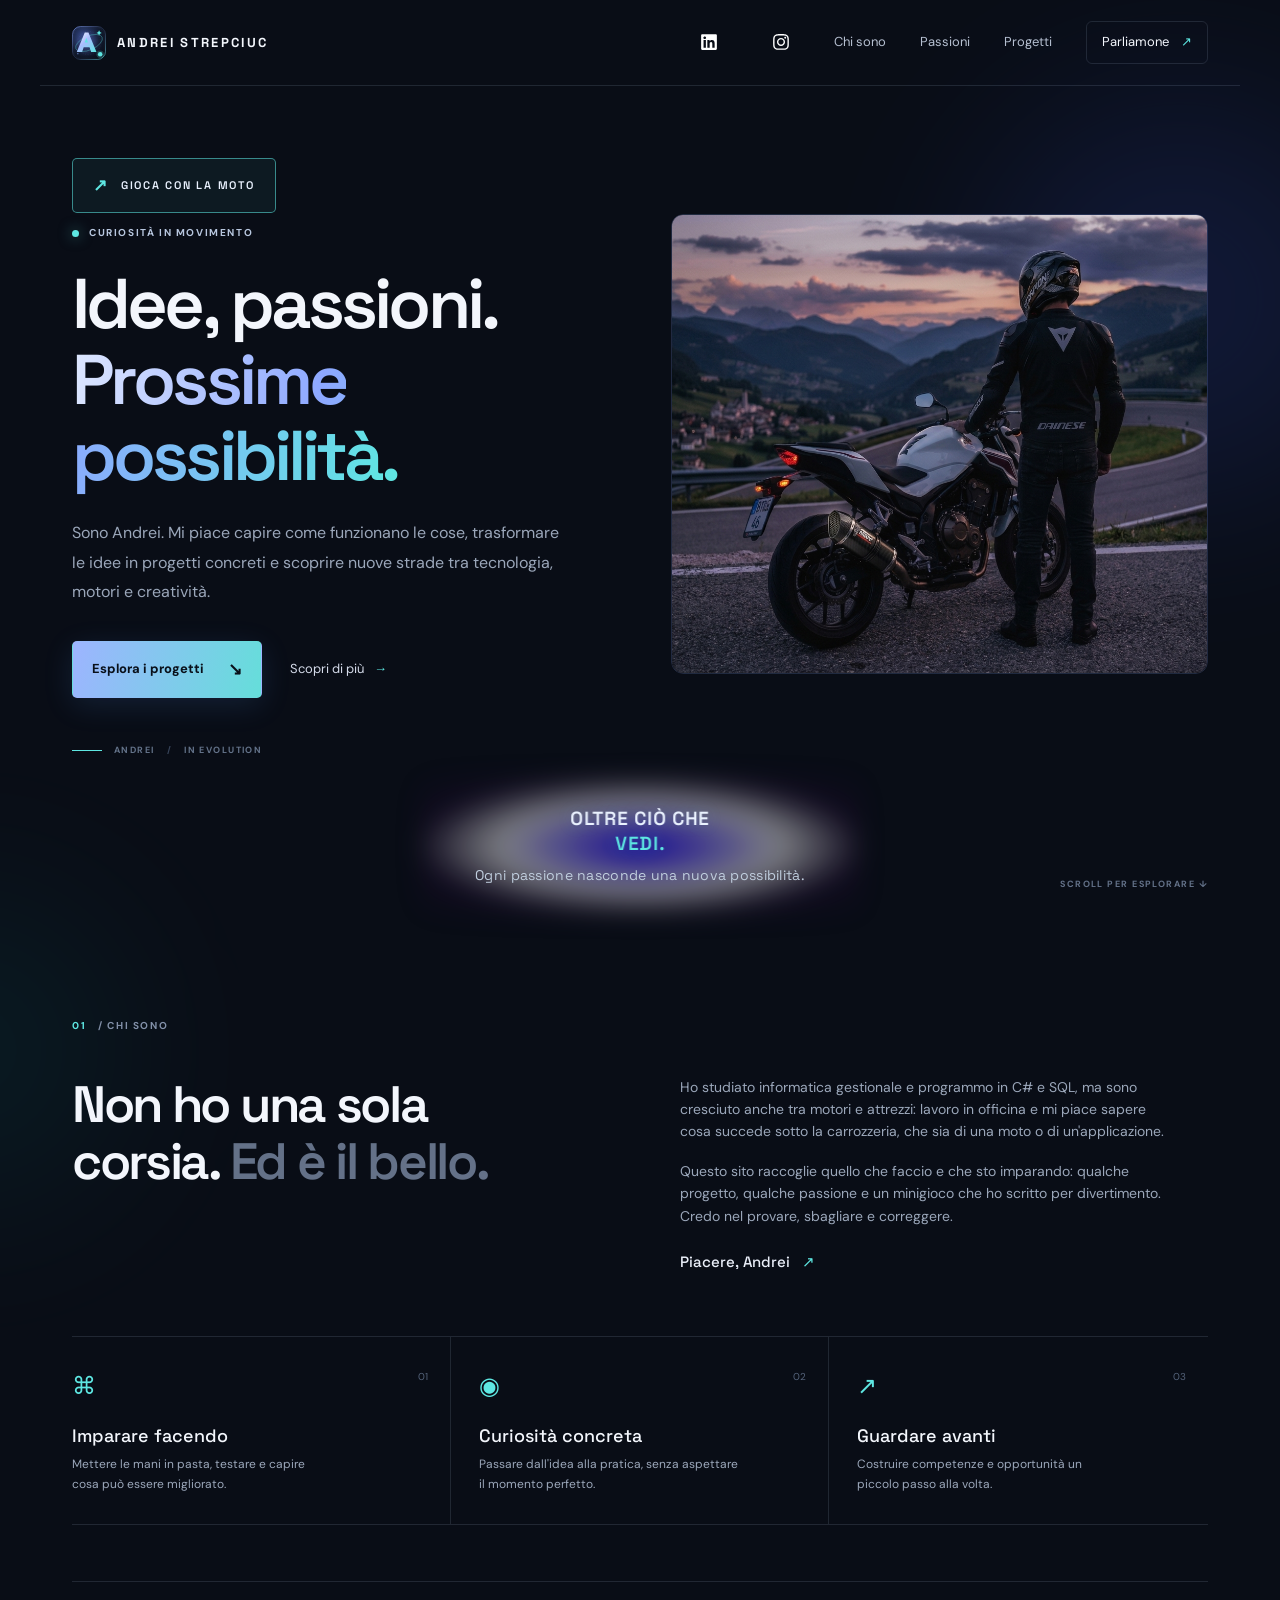
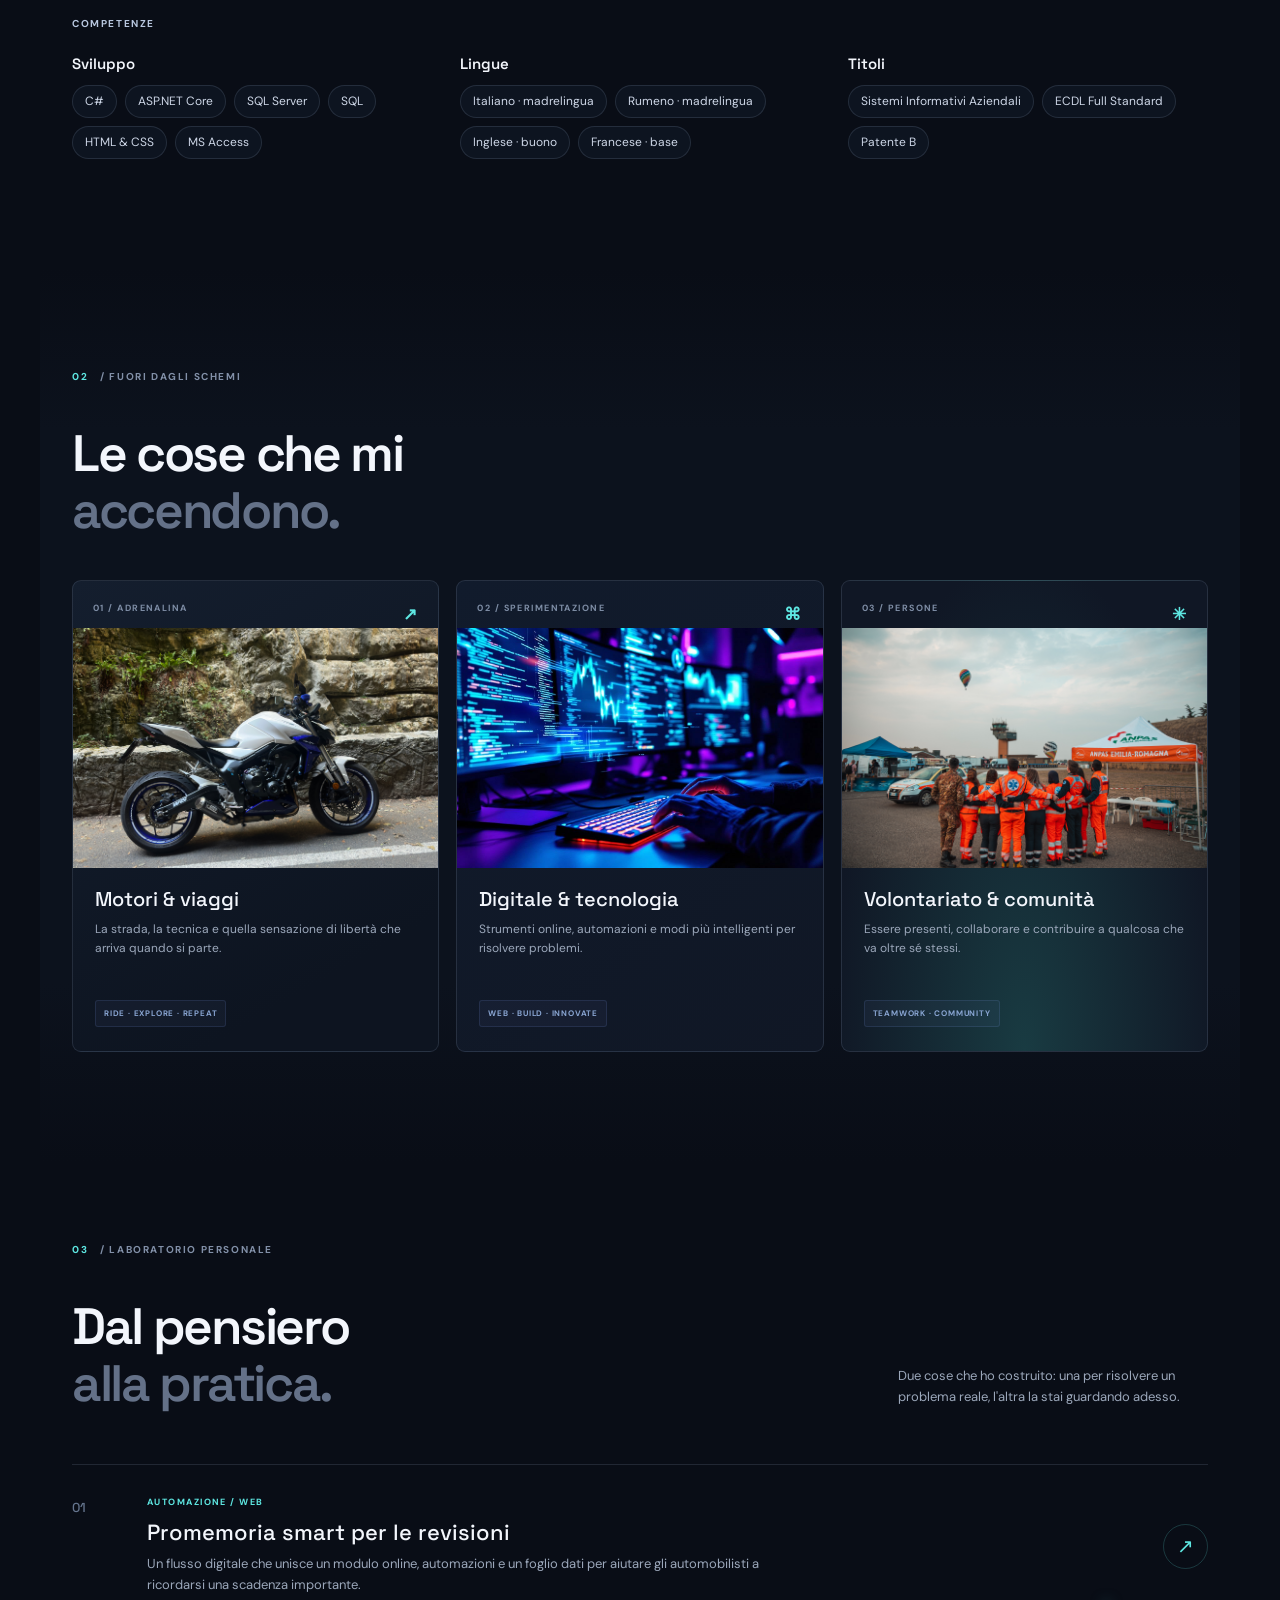
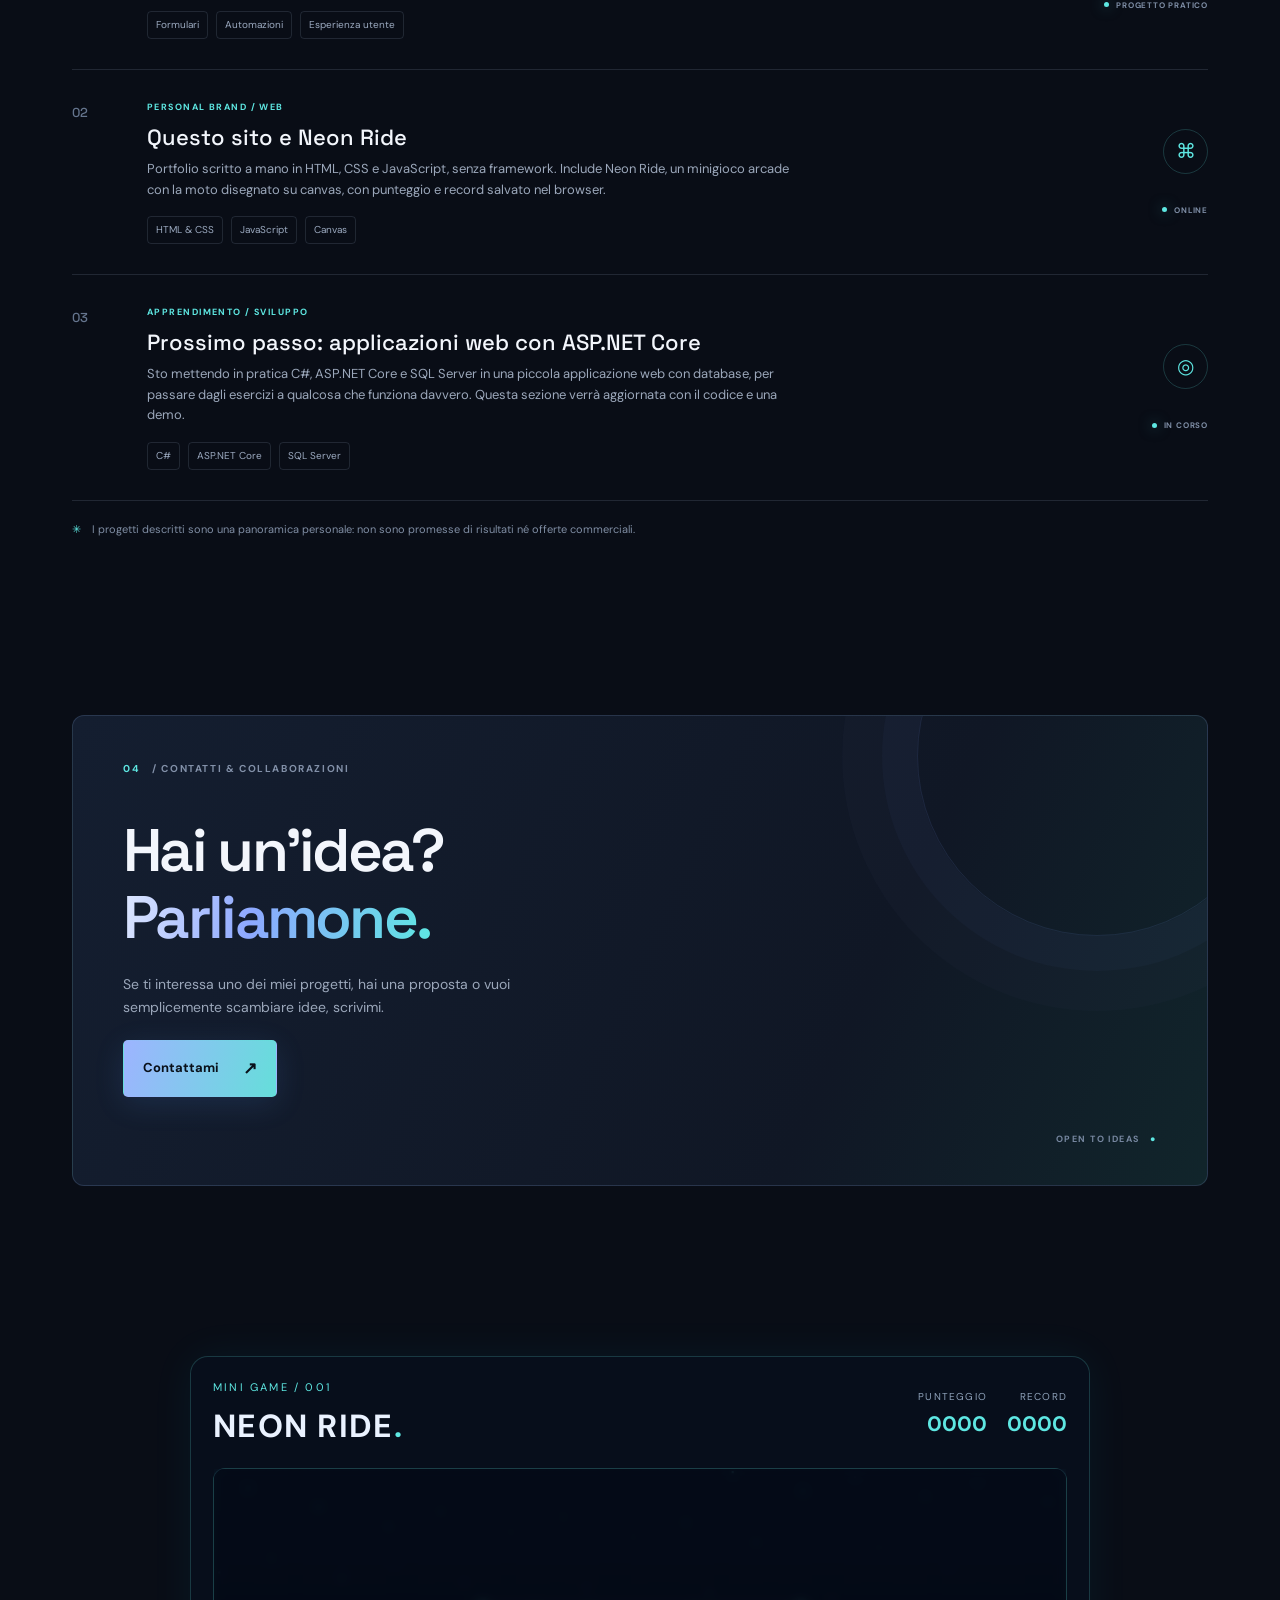
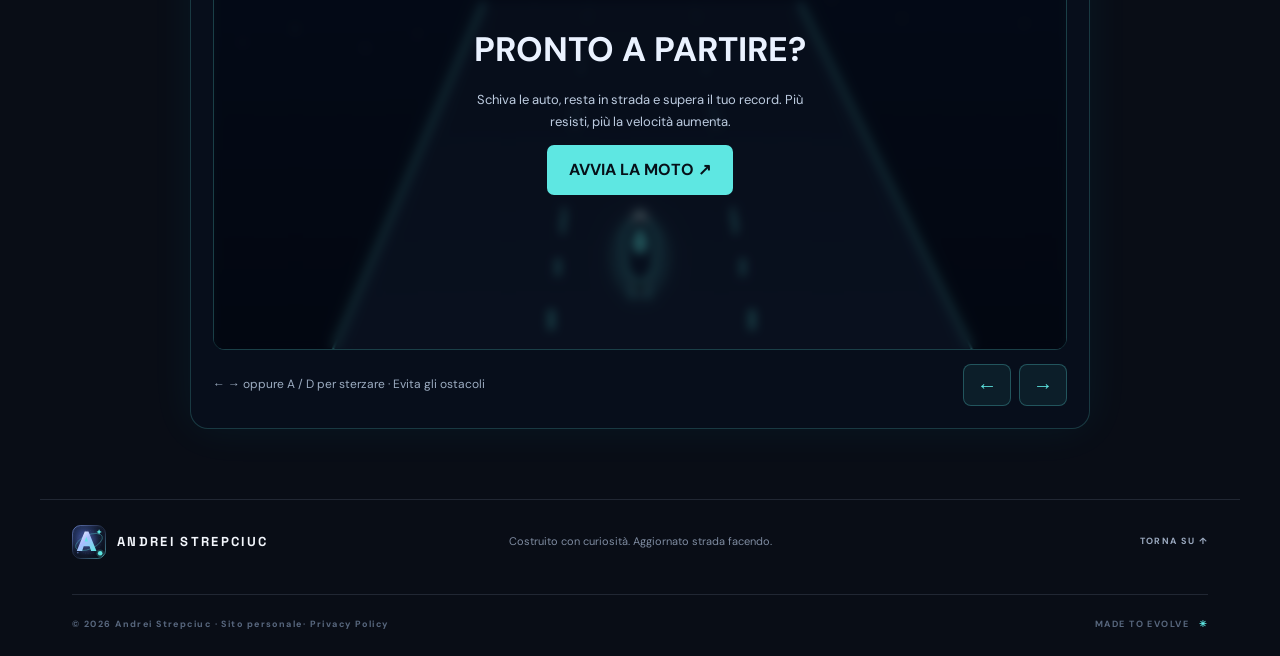
<file: index.html>
<!doctype html>
<html lang="it">
<head>
  <meta charset="utf-8">
  <meta name="viewport" content="width=device-width, initial-scale=1">
  <meta name="theme-color" content="#090d16">
    <title>Andrei Strepciuc — Portfolio</title>
  <meta name="description" content="Portfolio personale di Andrei Strepciuc: sviluppo web e C#, motori, progetti digitali.">
  <link rel="canonical" href="https://andreistrepciuc88.github.io/portfolio/">
<meta name="google-site-verification" content="TOQrBf6-WaFQCTkUrQu8Sgsz0PuuyiQ2woxrJ5yq5lA" /> 
  <meta property="og:type" content="website">
  <meta property="og:locale" content="it_IT">
  <meta property="og:title" content="Andrei Strepciuc — Portfolio">
  <meta property="og:description" content="Idee, passioni e progetti: dall'officina al codice.">
  <meta property="og:url" content="https://andreistrepciuc88.github.io/portfolio/">
  <meta property="og:image" content="https://andreistrepciuc88.github.io/portfolio/assets/hornet-dainese.jpg">

  <script type="application/ld+json">
  {
    "@context": "https://schema.org",
    "@type": "Person",
    "name": "Andrei Strepciuc",
    "url": "https://andreistrepciuc88.github.io/portfolio/"
  }
  </script>
  <link rel="icon" href="assets/favicon.svg" type="image/svg+xml">
  <link rel="stylesheet" href="styles.css">
</head>
<body>
  <div class="ambient ambient-one"></div><div class="ambient ambient-two"></div>
  <header class="site-header">
    <a class="brand" href="#home" aria-label="Andrei, homepage"><img class="brand-logo" src="assets/favicon.svg" alt="" width="34" height="34"><span>ANDREI STREPCIUC</span></a>
    <button class="menu-toggle" aria-label="Apri menu" aria-expanded="false"><span></span><span></span></button>
    <nav class="nav" aria-label="Navigazione principale">
      <li class="menu-social-item">
  <!-- LINK LINKEDIN (Icona SVG locale) -->
  <a href="https://www.linkedin.com/in/andrei-strepciuc-4b1068204?utm_source=share_via&utm_content=profile&utm_medium=member_ios" 
     target="_blank" 
     rel="noopener noreferrer" 
     class="social-icon" 
     aria-label="LinkedIn">
    <svg xmlns="http://w3.org" viewBox="0 0 448 512" aria-hidden="true">
      <path fill="currentColor" d="M416 32H31.9C14.3 32 0 46.5 0 64.3v383.4C0 465.5 14.3 480 31.9 480H416c17.6 0 32-14.5 32-32.3V64.3c0-17.8-14.4-32.3-32-32.3zM135.4 416H69V202.2h66.5V416zm-33.2-243c-21.3 0-38.5-17.3-38.5-38.5S80.9 96 102.2 96c21.2 0 38.5 17.3 38.5 38.5 0 21.3-17.2 38.5-38.5 38.5zm282.1 243h-66.4V312c0-24.8-.5-56.7-34.5-56.7-34.6 0-39.9 27-39.9 54.9V416h-66.4V202.2h63.7v29.2h.9c8.9-16.8 30.6-34.5 62.9-34.5 67.2 0 79.7 44.3 79.7 101.9V416z"/>
    </svg>
  </a>
</li>

<li class="menu-social-item">
  <!-- LINK INSTAGRAM (Icona SVG locale) -->
  <a href="https://www.instagram.com/andreii_159?vrfl=bTZseGZyaTIwOGFw&utm_source=qr" 
     target="_blank" 
     rel="noopener noreferrer" 
     class="social-icon" 
     aria-label="Instagram">
    <svg xmlns="http://w3.org" viewBox="0 0 448 512" aria-hidden="true">
      <path fill="currentColor" d="M224.1 141c-63.6 0-114.9 51.3-114.9 114.9s51.3 114.9 114.9 114.9S339 319.5 339 255.9 287.7 141 224.1 141zm0 189.6c-41.1 0-74.7-33.5-74.7-74.7s33.5-74.7 74.7-74.7 74.7 33.5 74.7 74.7-33.6 74.7-74.7 74.7zm146.4-194.3c0 14.9-12 26.8-26.8 26.8-14.9 0-26.8-12-26.8-26.8s12-26.8 26.8-26.8 26.8 12 26.8 26.8zm76.1 27.2c-1.7-35.9-9.9-67.7-36.2-93.9-26.2-26.2-58-34.4-93.9-36.2-37-2.1-147.9-2.1-184.9 0-35.8 1.7-67.6 9.9-93.9 36.1s-34.4 58-36.2 93.9c-2.1 37-2.1 147.9 0 184.9 1.7 35.9 9.9 67.7 36.2 93.9s58 34.4 93.9 36.2c37 2.1 147.9 2.1 184.9 0 35.9-1.7 67.7-9.9 93.9-36.2 26.2-26.2 34.4-58 36.2-93.9 2.1-37 2.1-147.8 0-184.8zM398.8 388c-7.8 19.6-22.9 34.7-42.6 42.6-29.5 11.7-99.5 9-132.1 9s-102.7 2.6-132.1-9c-19.6-7.8-34.7-22.9-42.6-42.6-11.7-29.5-9-99.5-9-132.1s-2.6-102.7 9-132.1c7.8-19.6 22.9-34.7 42.6-42.6 29.5-11.7 99.5-9 132.1-9s102.7-2.6 132.1 9c19.6 7.8 34.7 22.9 42.6 42.6 11.7 29.5 9 99.5 9 132.1s2.7 102.7-9 132.1z"/>
    </svg>
  </a>
</li>
      <a href="#about">Chi sono</a><a href="#interests">Passioni</a><a href="#projects">Progetti</a><a href="#contact" class="nav-cta">Parliamone <span>↗</span></a>
    </nav>
  </header>

  <main>
    <section class="hero section-wrap" id="home">
      <div class="hero-copy">
        
<button class="hero-game-button" id="openMotoGame">
  <span class="hero-game-icon">↗</span>
  GIOCA CON LA MOTO
</button>

        
<div class="eyebrow"><span class="status-dot"></span> CURIOSITÀ IN MOVIMENTO</div>
        <h1>Idee, passioni.<br><span class="gradient-text">Prossime possibilità.</span></h1>
        <p class="hero-intro">Sono Andrei. Mi piace capire come funzionano le cose, trasformare le idee in progetti concreti e scoprire nuove strade tra tecnologia, motori e creatività.</p>
        <div class="hero-actions"><a class="button button-primary" href="#projects">Esplora i progetti <span>↘</span></a><a class="text-link" href="#about">Scopri di più <span>→</span></a></div>
        <div class="hero-meta"><span class="meta-line"></span><span>ANDREI</span><span class="meta-sep">/</span><span>IN EVOLUTION</span></div>
      </div>
      
<div class="hero-photo">
  <img src="assets/hornet-dainese.jpg" alt="Honda CB1000 Hornet e pilota con giacca Dainese">
</div>

 
      
<div class="hero-bottom">
  

  <span class="hero-bottom-title">
    <span class="hero-bottom-main">
      OLTRE CIÒ CHE<br>
      <span class="hero-bottom-accent">VEDI.</span>
    </span>
    <small class="hero-bottom-subtitle">
      Ogni passione nasconde una nuova possibilità.
    </small>
  </span>
  <span>SCROLL PER ESPLORARE <span class="scroll-arrow">↓</span></span>
  
</div>


</section>

    
<section class="about section-wrap" id="about">
  <div class="section-label"><span>01</span> / CHI SONO</div>

  <div class="about-grid">
    <h2>Non ho una sola<br>corsia. <span class="muted">Ed è il bello.</span></h2>

    <div class="about-copy">
      <p>Ho studiato informatica gestionale e programmo in C# e SQL, ma sono cresciuto anche tra motori e attrezzi: lavoro in officina e mi piace sapere cosa succede sotto la carrozzeria, che sia di una moto o di un'applicazione.</p>
<p>Questo sito raccoglie quello che faccio e che sto imparando: qualche progetto, qualche passione e un minigioco che ho scritto per divertimento. Credo nel provare, sbagliare e correggere.</p>
      <div class="signature">Piacere, Andrei <span>↗</span></div>
    </div>
  </div>

  <div class="principles">
    <article class="principle">
      <span class="principle-number">01</span>
      <span class="principle-icon">⌘</span>
      <h3>Imparare facendo</h3>
      <p>Mettere le mani in pasta, testare e capire cosa può essere migliorato.</p>
    </article>

    <article class="principle">
      <span class="principle-number">02</span>
      <span class="principle-icon">◉</span>
      <h3>Curiosità concreta</h3>
      <p>Passare dall'idea alla pratica, senza aspettare il momento perfetto.</p>
    </article>

    <article class="principle">
      <span class="principle-number">03</span>
      <span class="principle-icon">↗</span>
      <h3>Guardare avanti</h3>
      <p>Costruire competenze e opportunità un piccolo passo alla volta.</p>
    </article>
  </div>
    <div class="skills">
    <div class="skills-title">COMPETENZE</div>
    <div class="skills-grid">
      <div class="skills-group">
        <h3>Sviluppo</h3>
        <ul>
          <li>C#</li><li>ASP.NET Core</li><li>SQL Server</li><li>SQL</li><li>HTML &amp; CSS</li><li>MS Access</li>
        </ul>
      </div>
      <div class="skills-group">
        <h3>Lingue</h3>
        <ul>
          <li>Italiano · madrelingua</li><li>Rumeno · madrelingua</li><li>Inglese · buono</li><li>Francese · base</li>
        </ul>
      </div>
      <div class="skills-group">
        <h3>Titoli</h3>
        <ul>
          <li>Sistemi Informativi Aziendali</li><li>ECDL Full Standard</li><li>Patente B</li>
        </ul>
      </div>
    </div>
  </div>
</section>

<section class="interests section-wrap" id="interests">
  <div class="section-label"><span>02</span> / FUORI DAGLI SCHEMI</div>

  <div class="section-heading">
    <h2>Le cose che mi<br><span class="muted">accendono.</span></h2>
    
  </div>

  <div class="interest-grid">

    <!-- CARD 1: MOTORI E VIAGGI -->
    <article class="interest-card interest-moto">
      <div class="interest-top">
        <span>01 / ADRENALINA</span>
        <span class="interest-symbol">↗</span>
      </div>

      <div class="interest-illustration interest-photo moto-photo">
        <img src="assets/hornet-1000.jpg" alt="Honda CB1000 Hornet sulla strada della Forra">
      </div>

      <div class="interest-content">
        <h3>Motori & viaggi</h3>
        <p>La strada, la tecnica e quella sensazione di libertà che arriva quando si parte.</p>
        <span class="tag">RIDE · EXPLORE · REPEAT</span>
      </div>
    </article>

    <!-- CARD 2: DIGITALE E TECNOLOGIA -->
    <article class="interest-card interest-tech">
      <div class="interest-top">
        <span>02 / SPERIMENTAZIONE</span>
        <span class="interest-symbol">⌘</span>
      </div>

      <div class="interest-illustration interest-photo">
  <img src="assets/digitale-tech.jpg" alt="Tecnologia digitale, codice e luci blu">
</div>

      <div class="interest-content">
        <h3>Digitale & tecnologia</h3>
        <p>Strumenti online, automazioni e modi più intelligenti per risolvere problemi.</p>
        <span class="tag">WEB · BUILD · INNOVATE</span>
      </div>
    </article>

    <!-- CARD 3: VOLONTARIATO E COMUNITÀ -->
    <article class="interest-card interest-community">
      <div class="interest-top">
        <span>03 / PERSONE</span>
        <span class="interest-symbol">✳</span>
      </div>

      <div class="interest-illustration interest-photo">
        <img src="assets/volontariato.jpeg" alt="Esperienza di volontariato e partecipazione alla comunità">
      </div>

      <div class="interest-content">
        <h3>Volontariato & comunità</h3>
        <p>Essere presenti, collaborare e contribuire a qualcosa che va oltre sé stessi.</p>
        <span class="tag">TEAMWORK · COMMUNITY</span>
      </div>
    </article>

  </div>
</section>



    <section class="projects section-wrap" id="projects">
      <div class="section-label"><span>03</span> / LABORATORIO PERSONALE</div>
      <div class="section-heading"><h2>Dal pensiero<br><span class="muted">alla pratica.</span></h2><p>Due cose che ho costruito: una per risolvere un problema reale, l'altra la stai guardando adesso.</p></div>
      <div class="project-list">
        <article class="project-row"><div class="project-index">01</div><div class="project-main"><div class="project-kicker">AUTOMAZIONE / WEB</div><h3>Promemoria smart per le revisioni</h3><p>Un flusso digitale che unisce un modulo online, automazioni e un foglio dati per aiutare gli automobilisti a ricordarsi una scadenza importante.</p><div class="project-tags"><span>Formulari</span><span>Automazioni</span><span>Esperienza utente</span></div></div><div class="project-side"><span class="project-icon">↗</span><span class="project-status"><i></i> PROGETTO PRATICO</span></div></article>
        <article class="project-row">
  <div class="project-index">02</div>
  <div class="project-main">
    <div class="project-kicker">PERSONAL BRAND / WEB</div>
    <h3>Questo sito e Neon Ride</h3>
    <p>Portfolio scritto a mano in HTML, CSS e JavaScript, senza framework. Include Neon Ride, un minigioco arcade con la moto disegnato su canvas, con punteggio e record salvato nel browser.</p>
    <div class="project-tags">
      <span>HTML &amp; CSS</span>
      <span>JavaScript</span>
      <span>Canvas</span>
    </div>
  </div>
  <div class="project-side">
    <span class="project-icon">⌘</span>
    <span class="project-status"><i></i> ONLINE</span>
  </div>
</article>
        <article class="project-row">
  <div class="project-index">03</div>
  <div class="project-main">
    <div class="project-kicker">APPRENDIMENTO / SVILUPPO</div>
    <h3>Prossimo passo: applicazioni web con ASP.NET Core</h3>
    <p>Sto mettendo in pratica C#, ASP.NET Core e SQL Server in una piccola applicazione web con database, per passare dagli esercizi a qualcosa che funziona davvero. Questa sezione verrà aggiornata con il codice e una demo.</p>
    <div class="project-tags">
      <span>C#</span>
      <span>ASP.NET Core</span>
      <span>SQL Server</span>
    </div>
  </div>
  <div class="project-side">
    <span class="project-icon">◎</span>
    <span class="project-status"><i></i> IN CORSO</span>
  </div>
</article>
      </div>
      <p class="project-note"><span>✳</span> I progetti descritti sono una panoramica personale: non sono promesse di risultati né offerte commerciali.</p>
    </section>

    <section class="connect section-wrap" id="contact">
      <div class="connect-panel"><div class="connect-orb"></div><div class="section-label"><span>04</span> / CONTATTI & COLLABORAZIONI</div><div class="connect-content"><h2>Hai un'idea?<br><span class="gradient-text">Parliamone.</span></h2><p>Se ti interessa uno dei miei progetti, hai una proposta o vuoi semplicemente scambiare idee, scrivimi.</p><a class="button button-primary" href="mailto:andrei.strepciuc88@hotmail.com" id="email-link">Contattami<span>↗</span></a></div><div class="connect-coordinate">OPEN TO IDEAS <span>●</span></div></div>
    </section>
  </main>

  <footer class="footer section-wrap"><a class="brand footer-brand" href="#home"><img class="brand-logo" src="assets/favicon.svg" alt="" width="34" height="34"><span>ANDREI STREPCIUC</span></a><p>Costruito con curiosità. Aggiornato strada facendo.</p><a href="#home" class="back-top">TORNA SU ↑</a><div class="footer-bottom"><span>© <span id="year"></span> Andrei Strepciuc · Sito personale· <a href="privacy.html">Privacy Policy</a></span><span>MADE TO EVOLVE <span class="footer-dot">✳</span></span></div></footer>
  
  <script src="script.js"></script>
  


</body>
</html>
</file>
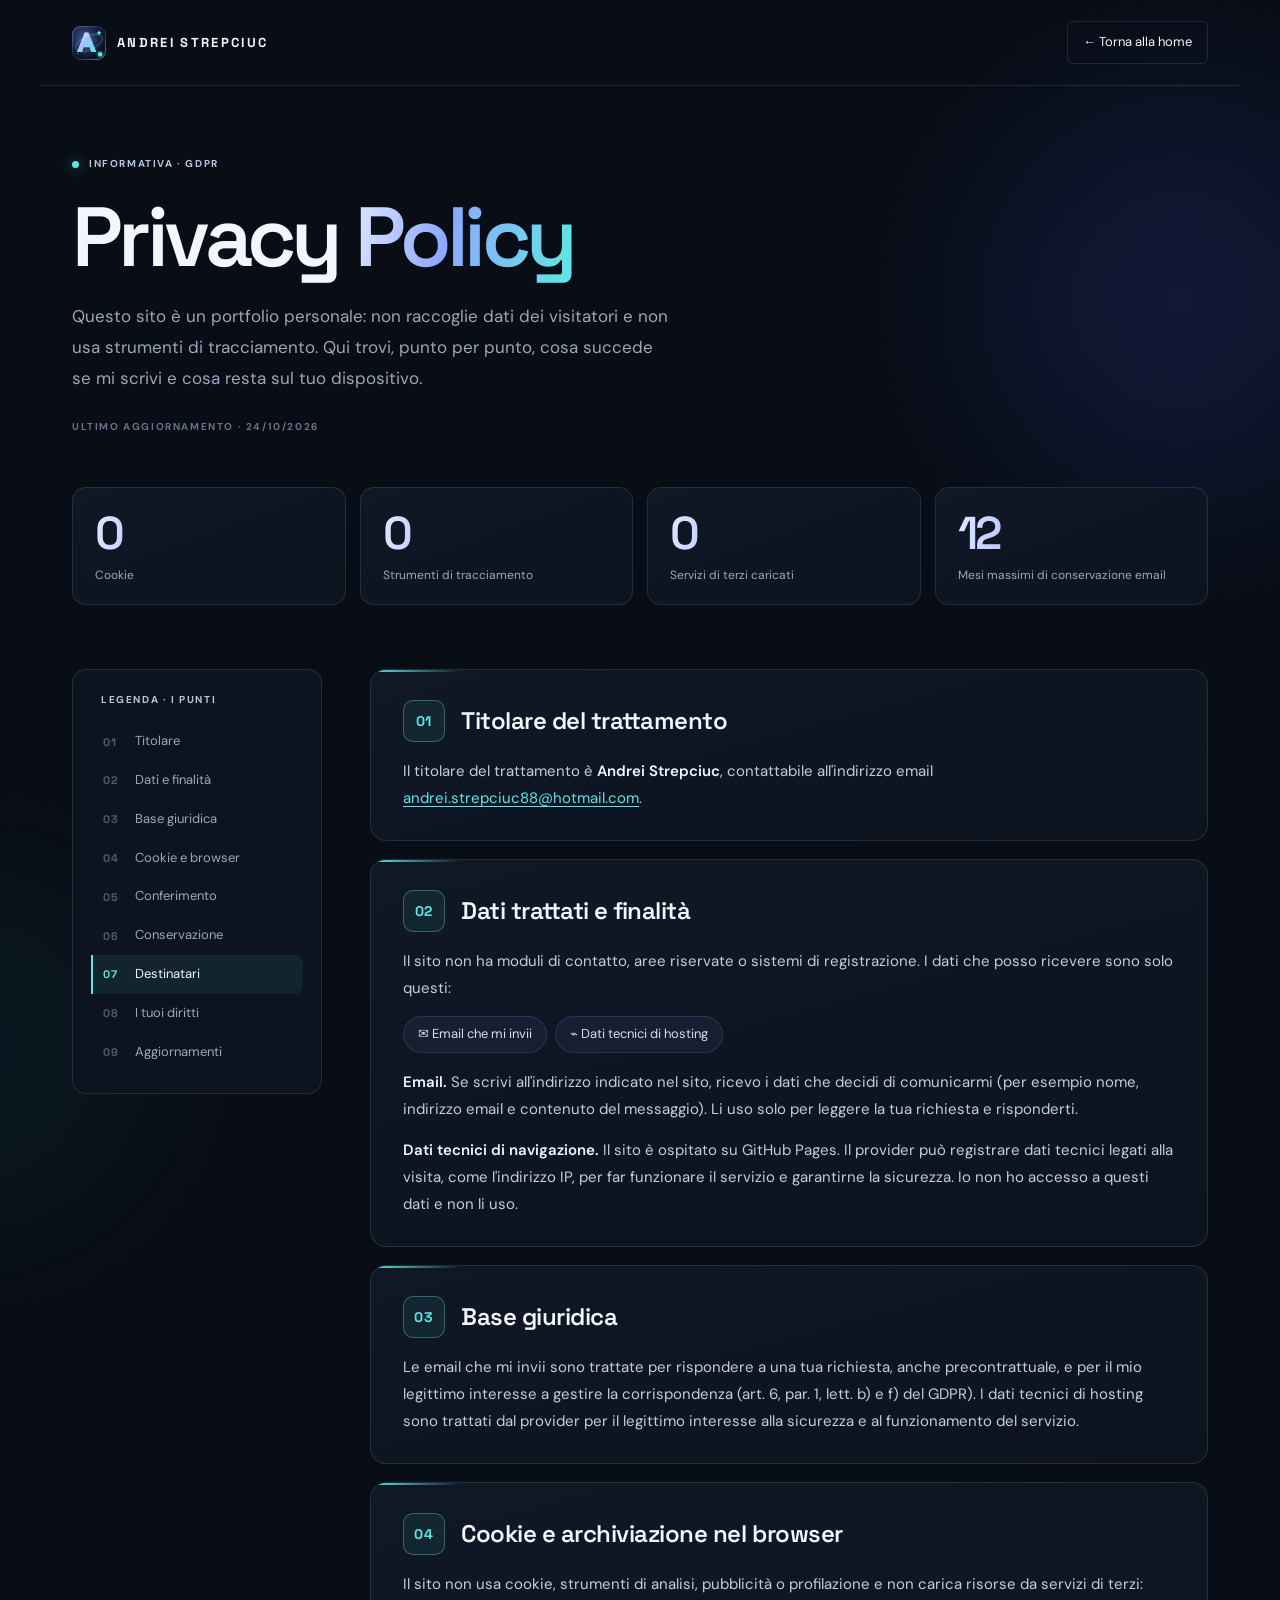
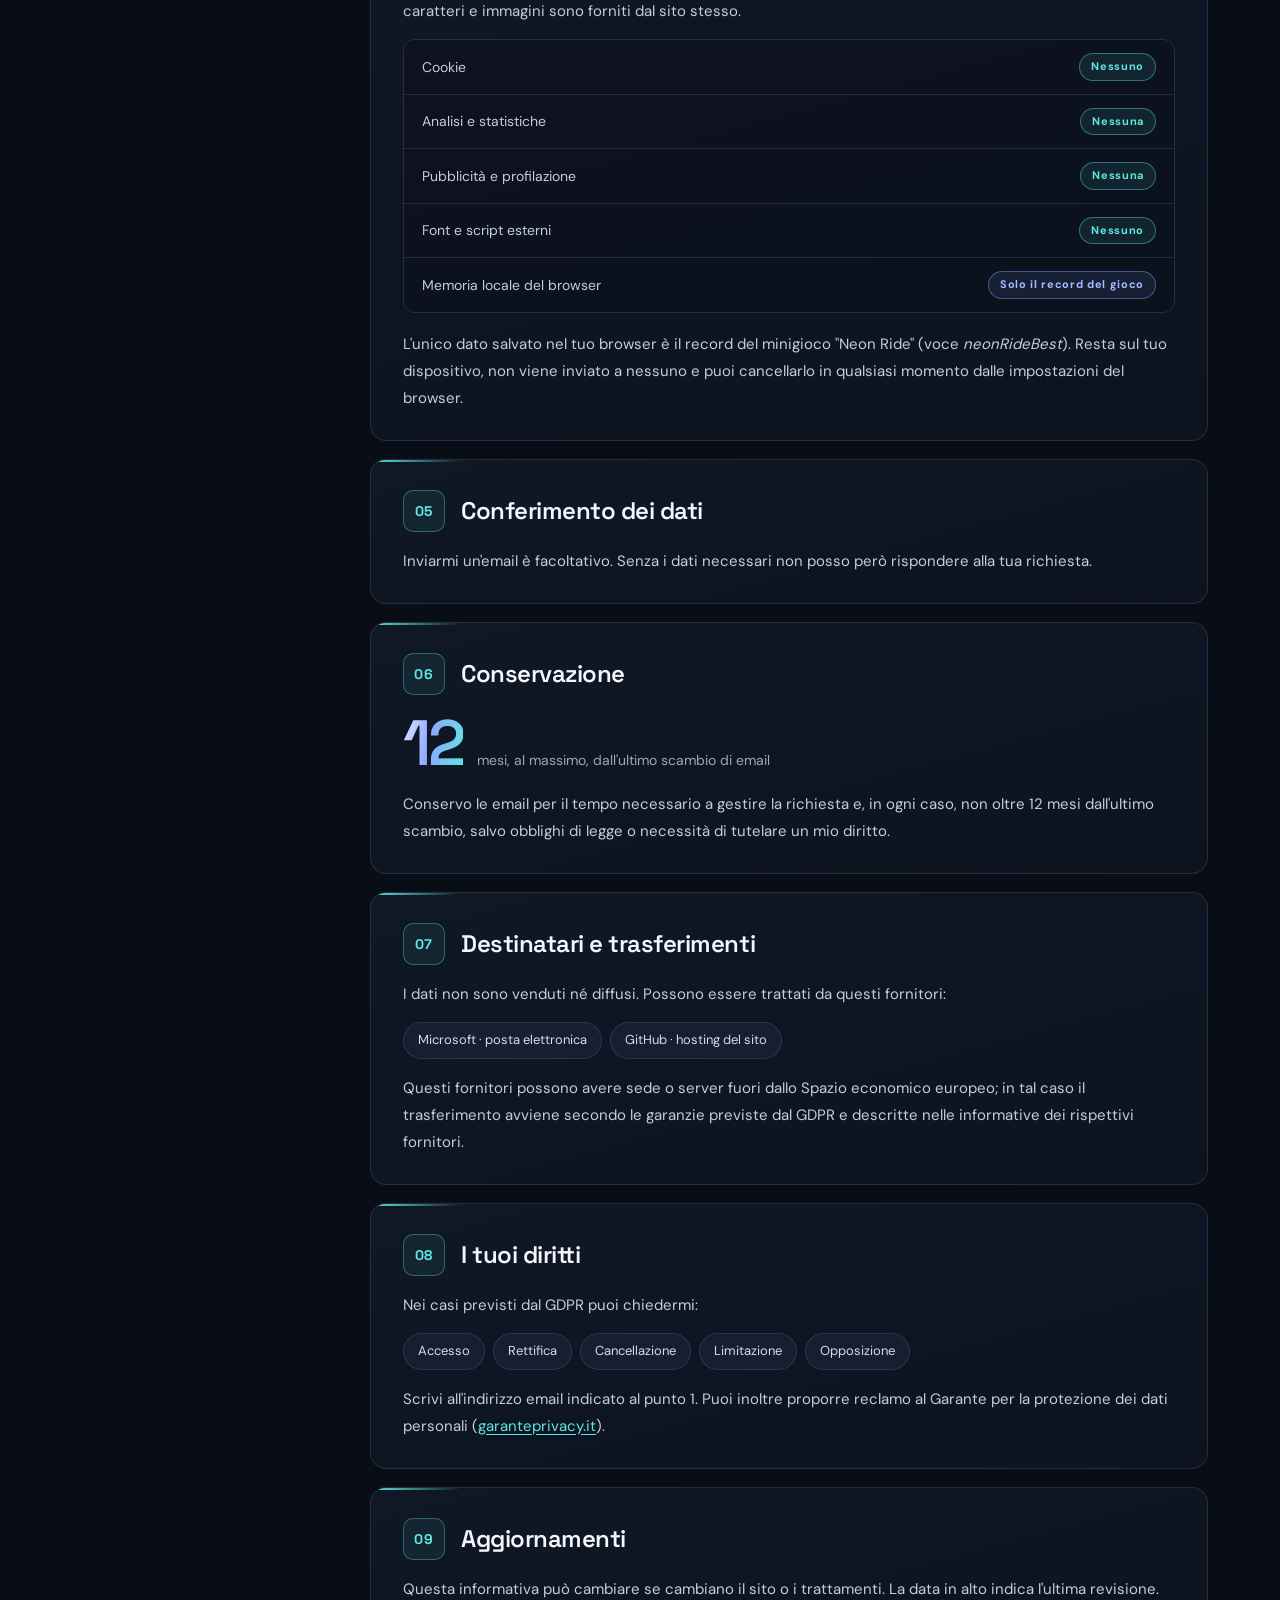
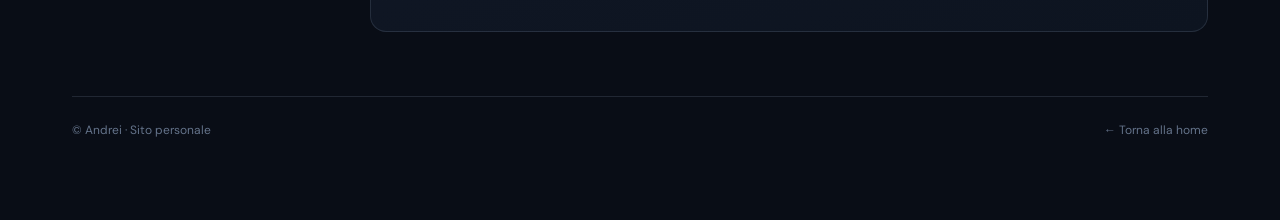
<file: privacy.html>
<!DOCTYPE html>
<html lang="it">
<head>
  <meta charset="UTF-8">
  <meta name="viewport" content="width=device-width, initial-scale=1.0">
  <meta name="robots" content="index,follow">
  <meta name="theme-color" content="#090d16">
  <title>Privacy Policy | Andrei Strepciuc</title>
  <meta name="description" content="Informativa sulla privacy del portfolio personale di Andrei Strepciuc.">
  <link rel="icon" href="assets/favicon.svg" type="image/svg+xml">
  <link rel="stylesheet" href="styles.css">
</head>
<body>
  <div class="ambient ambient-one"></div><div class="ambient ambient-two"></div>

  <header class="privacy-header">
    <a class="brand" href="index.html" aria-label="Andrei, homepage"><img class="brand-logo" src="assets/favicon.svg" alt="" width="34" height="34"><span>ANDREI STREPCIUC</span></a>
    <a class="privacy-home" href="index.html">← Torna alla home</a>
  </header>

  <main class="privacy-page">

    <section class="privacy-hero">
      <div class="eyebrow"><span class="status-dot"></span> INFORMATIVA · GDPR</div>
      <h1>Privacy <span class="gradient-text">Policy</span></h1>
      <p class="privacy-lead">
        Questo sito è un portfolio personale: non raccoglie dati dei visitatori
        e non usa strumenti di tracciamento. Qui trovi, punto per punto,
        cosa succede se mi scrivi e cosa resta sul tuo dispositivo.
      </p>
      <p class="privacy-updated">ULTIMO AGGIORNAMENTO · 24/10/2026</p>
    </section>

    <section class="privacy-glance" aria-label="In breve">
      <div class="glance-item"><span class="glance-value">0</span><span class="glance-label">Cookie</span></div>
      <div class="glance-item"><span class="glance-value">0</span><span class="glance-label">Strumenti di tracciamento</span></div>
      <div class="glance-item"><span class="glance-value">0</span><span class="glance-label">Servizi di terzi caricati</span></div>
      <div class="glance-item"><span class="glance-value">12</span><span class="glance-label">Mesi massimi di conservazione email</span></div>
    </section>

    <div class="privacy-layout">

      <aside class="privacy-legend">
        <nav aria-label="Legenda dei punti">
          <div class="legend-title">LEGENDA · I PUNTI</div>
          <ol>
            <li><a class="legend-link" href="#p1"><span>01</span>Titolare</a></li>
            <li><a class="legend-link" href="#p2"><span>02</span>Dati e finalità</a></li>
            <li><a class="legend-link" href="#p3"><span>03</span>Base giuridica</a></li>
            <li><a class="legend-link" href="#p4"><span>04</span>Cookie e browser</a></li>
            <li><a class="legend-link" href="#p5"><span>05</span>Conferimento</a></li>
            <li><a class="legend-link" href="#p6"><span>06</span>Conservazione</a></li>
            <li><a class="legend-link" href="#p7"><span>07</span>Destinatari</a></li>
            <li><a class="legend-link" href="#p8"><span>08</span>I tuoi diritti</a></li>
            <li><a class="legend-link" href="#p9"><span>09</span>Aggiornamenti</a></li>
          </ol>
        </nav>
      </aside>

      <div class="privacy-content">

        <article class="privacy-card" id="p1">
          <header class="privacy-card-head"><span class="privacy-num">01</span><h2>Titolare del trattamento</h2></header>
          <p>
            Il titolare del trattamento è <strong>Andrei Strepciuc</strong>,
            contattabile all'indirizzo email
            <a href="mailto:andrei.strepciuc88@hotmail.com">andrei.strepciuc88@hotmail.com</a>.
          </p>
        </article>

        <article class="privacy-card" id="p2">
          <header class="privacy-card-head"><span class="privacy-num">02</span><h2>Dati trattati e finalità</h2></header>
          <p>
            Il sito non ha moduli di contatto, aree riservate o sistemi di registrazione.
            I dati che posso ricevere sono solo questi:
          </p>
          <div class="privacy-chips">
            <span class="privacy-chip">✉ Email che mi invii</span>
            <span class="privacy-chip">⌁ Dati tecnici di hosting</span>
          </div>
          <p>
            <strong>Email.</strong> Se scrivi all'indirizzo indicato nel sito,
            ricevo i dati che decidi di comunicarmi (per esempio nome, indirizzo
            email e contenuto del messaggio). Li uso solo per leggere la tua
            richiesta e risponderti.
          </p>
          <p>
            <strong>Dati tecnici di navigazione.</strong> Il sito è ospitato su
            GitHub Pages. Il provider può registrare dati tecnici legati alla
            visita, come l'indirizzo IP, per far funzionare il servizio e
            garantirne la sicurezza. Io non ho accesso a questi dati e non li uso.
          </p>
        </article>

        <article class="privacy-card" id="p3">
          <header class="privacy-card-head"><span class="privacy-num">03</span><h2>Base giuridica</h2></header>
          <p>
            Le email che mi invii sono trattate per rispondere a una tua richiesta,
            anche precontrattuale, e per il mio legittimo interesse a gestire la
            corrispondenza (art. 6, par. 1, lett. b) e f) del GDPR). I dati tecnici
            di hosting sono trattati dal provider per il legittimo interesse alla
            sicurezza e al funzionamento del servizio.
          </p>
        </article>

        <article class="privacy-card" id="p4">
          <header class="privacy-card-head"><span class="privacy-num">04</span><h2>Cookie e archiviazione nel browser</h2></header>
          <p>
            Il sito non usa cookie, strumenti di analisi, pubblicità o profilazione
            e non carica risorse da servizi di terzi: caratteri e immagini sono
            forniti dal sito stesso.
          </p>
          <dl class="privacy-facts">
            <div><dt>Cookie</dt><dd class="pill pill-ok">Nessuno</dd></div>
            <div><dt>Analisi e statistiche</dt><dd class="pill pill-ok">Nessuna</dd></div>
            <div><dt>Pubblicità e profilazione</dt><dd class="pill pill-ok">Nessuna</dd></div>
            <div><dt>Font e script esterni</dt><dd class="pill pill-ok">Nessuno</dd></div>
            <div><dt>Memoria locale del browser</dt><dd class="pill pill-info">Solo il record del gioco</dd></div>
          </dl>
          <p>
            L'unico dato salvato nel tuo browser è il record del minigioco
            "Neon Ride" (voce <em>neonRideBest</em>). Resta sul tuo dispositivo,
            non viene inviato a nessuno e puoi cancellarlo in qualsiasi momento
            dalle impostazioni del browser.
          </p>
        </article>

        <article class="privacy-card" id="p5">
          <header class="privacy-card-head"><span class="privacy-num">05</span><h2>Conferimento dei dati</h2></header>
          <p>
            Inviarmi un'email è facoltativo. Senza i dati necessari non posso però
            rispondere alla tua richiesta.
          </p>
        </article>

        <article class="privacy-card" id="p6">
          <header class="privacy-card-head"><span class="privacy-num">06</span><h2>Conservazione</h2></header>
          <div class="privacy-stat"><strong>12</strong><span>mesi, al massimo, dall'ultimo scambio di email</span></div>
          <p>
            Conservo le email per il tempo necessario a gestire la richiesta e,
            in ogni caso, non oltre 12 mesi dall'ultimo scambio, salvo obblighi
            di legge o necessità di tutelare un mio diritto.
          </p>
        </article>

        <article class="privacy-card" id="p7">
          <header class="privacy-card-head"><span class="privacy-num">07</span><h2>Destinatari e trasferimenti</h2></header>
          <p>I dati non sono venduti né diffusi. Possono essere trattati da questi fornitori:</p>
          <div class="privacy-chips">
            <span class="privacy-chip">Microsoft · posta elettronica</span>
            <span class="privacy-chip">GitHub · hosting del sito</span>
          </div>
          <p>
            Questi fornitori possono avere sede o server fuori dallo Spazio economico
            europeo; in tal caso il trasferimento avviene secondo le garanzie previste
            dal GDPR e descritte nelle informative dei rispettivi fornitori.
          </p>
        </article>

        <article class="privacy-card" id="p8">
          <header class="privacy-card-head"><span class="privacy-num">08</span><h2>I tuoi diritti</h2></header>
          <p>Nei casi previsti dal GDPR puoi chiedermi:</p>
          <div class="privacy-chips">
            <span class="privacy-chip">Accesso</span>
            <span class="privacy-chip">Rettifica</span>
            <span class="privacy-chip">Cancellazione</span>
            <span class="privacy-chip">Limitazione</span>
            <span class="privacy-chip">Opposizione</span>
          </div>
          <p>
            Scrivi all'indirizzo email indicato al punto 1. Puoi inoltre proporre
            reclamo al Garante per la protezione dei dati personali
            (<a href="https://www.garanteprivacy.it" rel="noopener">garanteprivacy.it</a>).
          </p>
        </article>

        <article class="privacy-card" id="p9">
          <header class="privacy-card-head"><span class="privacy-num">09</span><h2>Aggiornamenti</h2></header>
          <p>
            Questa informativa può cambiare se cambiano il sito o i trattamenti.
            La data in alto indica l'ultima revisione.
          </p>
        </article>

      </div>
    </div>

    <footer class="privacy-footer">
      <span>© Andrei · Sito personale</span>
      <a href="index.html">← Torna alla home</a>
    </footer>

  </main>

  <script>
    // Evidenzia nella legenda il punto che stai leggendo.
    (function () {
      var links = document.querySelectorAll('.legend-link');
      var cards = document.querySelectorAll('.privacy-card');
      if (!('IntersectionObserver' in window) || !links.length) return;

      var observer = new IntersectionObserver(function (entries) {
        entries.forEach(function (entry) {
          if (!entry.isIntersecting) return;
          links.forEach(function (l) {
            l.classList.toggle('is-active', l.getAttribute('href') === '#' + entry.target.id);
          });
        });
      }, { rootMargin: '-20% 0px -70% 0px' });

      cards.forEach(function (c) { observer.observe(c); });
    })();
  </script>
</body>
</html>
</file>
<file: styles.css>
/* FONT LOCALI */
@font-face {
  font-family: "DM Sans";
  font-style: normal;
  font-weight: 400;
  font-display: swap;
  src: url("assets/fonts/dm-sans-v17-latin-regular.woff2") format("woff2");
}
@font-face {
  font-family: "DM Sans";
  font-style: normal;
  font-weight: 500;
  font-display: swap;
  src: url("assets/fonts/dm-sans-v17-latin-500.woff2") format("woff2");
}
@font-face {
  font-family: "DM Sans";
  font-style: normal;
  font-weight: 600;
  font-display: swap;
  src: url("assets/fonts/dm-sans-v17-latin-600.woff2") format("woff2");
}
@font-face {
  font-family: "DM Sans";
  font-style: normal;
  font-weight: 700;
  font-display: swap;
  src: url("assets/fonts/dm-sans-v17-latin-700.woff2") format("woff2");
}

@font-face {
  font-family: "Space Grotesk";
  font-style: normal;
  font-weight: 400;
  font-display: swap;
  src: url("assets/fonts/space-grotesk-v22-latin-regular.woff2") format("woff2");
}
@font-face {
  font-family: "Space Grotesk";
  font-style: normal;
  font-weight: 500;
  font-display: swap;
  src: url("assets/fonts/space-grotesk-v22-latin-500.woff2") format("woff2");
}
@font-face {
  font-family: "Space Grotesk";
  font-style: normal;
  font-weight: 600;
  font-display: swap;
  src: url("assets/fonts/space-grotesk-v22-latin-600.woff2") format("woff2");
}
@font-face {
  font-family: "Space Grotesk";
  font-style: normal;
  font-weight: 700;
  font-display: swap;
  src: url("assets/fonts/space-grotesk-v22-latin-700.woff2") format("woff2");
}
:root {
  --bg: #090d16;
  --panel: #101725;
  --panel2: #0d1420;
  --text: #f3f6fc;
  --muted: #9ba7ba;
  --line: rgba(177, 196, 224, 0.14);
  --blue: #7c9cff;
  --cyan: #5ee7e2;
  --font: "DM Sans", sans-serif;
  --display: "Space Grotesk", sans-serif;
  --header-height: 86px;
  --content-width: 1200px;
  --page-padding: 32px;
  --section-space: 100px;
}

/* RESET E COMPORTAMENTO GENERALE */

*,
*::before,
*::after {
  box-sizing: border-box;
}

html {
  scroll-behavior: smooth;
  scroll-padding-top: calc(var(--header-height) + 16px);
  -webkit-text-size-adjust: 100%;
}

body {
  position: relative;
  margin: 0;
  min-width: 320px;
  background: var(--bg);
  color: var(--text);
  font-family: var(--font);
  line-height: 1.6;
  overflow-x: clip;
}

img {
  max-width: 100%;
}

button,
input,
textarea,
select {
  font: inherit;
}

button,
a {
  -webkit-tap-highlight-color: transparent;
}

a {
  color: inherit;
  text-decoration: none;
}

button {
  color: inherit;
}

::selection {
  color: #09101a;
  background: var(--cyan);
}

/* ELEMENTI DECORATIVI DI SFONDO */

.ambient {
  position: absolute;
  z-index: -1;
  pointer-events: none;
  filter: blur(90px);
  opacity: 0.16;
  border-radius: 50%;
}

.ambient-one {
  top: 100px;
  right: -100px;
  width: 400px;
  height: 400px;
  background: #3854d8;
}

.ambient-two {
  top: 900px;
  left: -180px;
  width: 300px;
  height: 300px;
  background: #0baca7;
  opacity: 0.09;
}

/* HEADER E NAVIGAZIONE */

.site-header {
  position: relative;
  z-index: 20;
  display: flex;
  align-items: center;
  justify-content: space-between;
  width: 100%;
  max-width: var(--content-width);
  height: var(--header-height);
  margin: 0 auto;
  padding: 0 var(--page-padding);
  border-bottom: 1px solid var(--line);
}

.brand {
  display: inline-flex;
  align-items: center;
  flex-shrink: 0;
  gap: 11px;
  font: 700 13px var(--display);
  letter-spacing: 0.18em;
}

.brand-mark {
  font: 700 27px var(--display);
  letter-spacing: -0.1em;
}

.brand-mark span {
  color: var(--cyan);
}

.nav {
  display: flex;
  align-items: center;
  gap: 34px;
  color: #b5bfd0;
  font-size: 13px;
}

.nav a {
  transition: color 0.2s ease;
}

.nav a:hover,
.nav a:focus-visible,
.text-link:hover,
.text-link:focus-visible {
  color: var(--cyan);
}

.nav-cta {
  padding: 10px 15px;
  border: 1px solid var(--line);
  border-radius: 6px;
  color: var(--text);
}

.nav-cta span {
  margin-left: 9px;
  color: var(--cyan);
}

.menu-toggle {
  display: none;
  cursor: pointer;
}

/* CONTENITORE GENERALE */

.section-wrap {
  width: 100%;
  max-width: var(--content-width);
  margin: 0 auto;
  padding-right: var(--page-padding);
  padding-left: var(--page-padding);
}

/* HERO */

.hero {
  position: relative;
  display: grid;
  grid-template-columns: minmax(0, 1.03fr) minmax(0, 0.97fr);
  align-items: center;
  column-gap: 28px;
  min-height: 690px;
  padding-top: 30px;
  padding-bottom: 145px;
}

.hero-copy {
  position: relative;
  z-index: 2;
  min-width: 0;
  padding-bottom: 15px;
}

.eyebrow,
.section-label,
.hero-meta,
.hero-bottom,
.interest-top,
.tag,
.project-kicker,
.project-status,
.back-top,
.connect-coordinate,
.footer-bottom {
  font-size: 10px;
  font-weight: 700;
  letter-spacing: 0.16em;
}

.eyebrow {
  display: flex;
  align-items: center;
  gap: 10px;
  color: #b8c7df;
}

.status-dot,
.project-status i {
  width: 7px;
  height: 7px;
  flex: 0 0 auto;
  border-radius: 50%;
  background: var(--cyan);
  box-shadow: 0 0 14px #5ee7e288;
}

.hero h1 {
  margin: 25px 0 24px;
  font: 600 clamp(44px, 5.5vw, 72px) / 1.08 var(--display);
  letter-spacing: -0.055em;
  overflow-wrap: anywhere;
}

.gradient-text {
  color: transparent;
  background: linear-gradient(
    100deg,
    #dfe8ff 0%,
    #8da8ff 42%,
    #5ee7e2 100%
  );
  -webkit-background-clip: text;
  background-clip: text;
}

.hero-intro {
  max-width: 500px;
  color: var(--muted);
  font-size: 16px;
  line-height: 1.85;
}

.hero-actions {
  display: flex;
  align-items: center;
  flex-wrap: wrap;
  gap: 20px 28px;
  margin-top: 34px;
}

.button {
  display: inline-flex;
  align-items: center;
  justify-content: center;
  gap: 24px;
  padding: 14px 19px;
  border: 1px solid transparent;
  border-radius: 5px;
  font-size: 13px;
  font-weight: 700;
  transition:
    transform 0.2s ease,
    box-shadow 0.2s ease,
    border-color 0.2s ease;
}

.button:hover {
  transform: translateY(-2px);
}

.button:focus-visible,
.nav a:focus-visible,
.text-link:focus-visible,
.back-top:focus-visible {
  outline: 2px solid var(--cyan);
  outline-offset: 4px;
}

.button-primary {
  color: #09101a;
  background: linear-gradient(105deg, #9db4ff, #65deda);
  box-shadow: 0 7px 30px #5c9cff22;
}

.button-primary:hover {
  box-shadow: 0 10px 36px #5c9cff40;
}

.button span {
  font-size: 17px;
}

.text-link {
  color: #d5dbea;
  font-size: 13px;
  transition: color 0.2s ease;
}

.text-link span {
  margin-left: 7px;
  color: var(--cyan);
}

.hero-meta {
  display: flex;
  align-items: center;
  flex-wrap: wrap;
  gap: 12px;
  margin-top: 45px;
  color: #64738a;
  font-size: 9px;
}

.meta-line {
  width: 30px;
  height: 1px;
  flex: 0 0 auto;
  background: var(--cyan);
}

.meta-sep {
  color: #37445a;
}

/* AREA GRAFICA DELLA HERO */

.hero-art {
  position: relative;
  display: flex;
  align-items: center;
  justify-content: center;
  min-width: 0;
  min-height: 440px;
}

.hero-photo {
  position: relative;
  display: flex;
  align-items: center;
  justify-content: center;
  width: 100%;
  height: 460px;
  overflow: hidden;
  border-radius: 12px;
}

.hero-photo img {
  display: block;
  width: 100%;
  height: 100%;
  border: 1px solid rgba(140, 169, 255, 0.18);
  border-radius: inherit;
  object-fit: cover;
  object-position: center;
  box-shadow: 0 20px 60px rgba(0, 0, 0, 0.3);
}

/* ORBITE DECORATIVE */

.orbit {
  position: absolute;
  border: 1px solid rgba(140, 169, 255, 0.18);
  border-radius: 50%;
  pointer-events: none;
  transform: rotate(-24deg);
}

.orbit-a {
  width: 390px;
  height: 270px;
}

.orbit-b {
  width: 330px;
  height: 400px;
  border-color: rgba(94, 231, 226, 0.17);
  transform: rotate(35deg);
}

.orbit-c {
  width: 440px;
  height: 440px;
  border-style: dashed;
  border-color: rgba(140, 169, 255, 0.1);
}

.art-core {
  position: relative;
  z-index: 1;
  display: flex;
  flex-direction: column;
  align-items: center;
  justify-content: center;
  width: 210px;
  height: 210px;
  flex: 0 0 auto;
  border: 1px solid #90aaff55;
  border-radius: 50%;
  background: radial-gradient(
    circle at 35% 25%,
    #263b61,
    #101b2b 65%,
    #0a111e
  );
  box-shadow:
    0 0 70px #526fff24,
    inset 0 0 40px #537dff17;
}

.core-letter {
  padding-right: 12px;
  color: transparent;
  background: linear-gradient(140deg, #fff, #83a4ff 60%, #5ee7e2);
  -webkit-background-clip: text;
  background-clip: text;
  font: 600 115px / 0.9 var(--display);
  letter-spacing: -0.1em;
}

.core-caption {
  margin-top: 17px;
  color: #94a8c9;
  font-size: 8px;
  letter-spacing: 0.17em;
}

/* CARD FLOTTANTI */

.float-card {
  position: absolute;
  z-index: 2;
  display: flex;
  align-items: center;
  gap: 11px;
  max-width: calc(100% - 12px);
  padding: 12px 15px;
  border: 1px solid #9cb6dc26;
  border-radius: 8px;
  background: #101927df;
  box-shadow: 0 14px 40px #0003;
  -webkit-backdrop-filter: blur(12px);
  backdrop-filter: blur(12px);
}

.card-top {
  top: 65px;
  right: 0;
}

.card-bottom {
  bottom: 60px;
  left: 0;
}

.mini-icon {
  display: grid;
  flex: 0 0 auto;
  place-items: center;
  width: 32px;
  height: 32px;
  border-radius: 6px;
  background: #7d9eff18;
  color: var(--cyan);
  font-size: 18px;
}

.float-card b,
.float-card small {
  display: block;
}

.float-card b {
  font-size: 11px;
}

.float-card small {
  margin-top: 3px;
  color: #8998af;
  font-size: 9px;
}

.art-cross {
  position: absolute;
  color: var(--cyan);
  font-size: 21px;
  opacity: 0.7;
  pointer-events: none;
}

.cross-one {
  top: 50px;
  left: 65px;
}

.cross-two {
  right: 50px;
  bottom: 80px;
}

/* TITOLO IN BASSO NELLA HERO
   Il titolo resta centrato; il suggerimento di scroll rimane a destra. */

.hero-bottom {
  position: absolute;
  z-index: 3;
  right: var(--page-padding);
  bottom: 26px;
  left: var(--page-padding);
  display: flex;
  align-items: flex-end;
  justify-content: flex-end;
  min-height: 100px;
  color: #637188;
  font-size: 9px;
  letter-spacing: 0.16em;
}


/* TITOLO CENTRATO IN BASSO */

.hero-bottom .hero-bottom-title {
  position: absolute;
  bottom: 0;
  left: 50%;
  display: flex;
  flex-direction: column;
  align-items: center;
  gap: 7px;
  width: max-content;
  max-width: 72%;
  padding-bottom: 4px;
  color: inherit;
  font-family: var(--display);
  font-size: inherit;
  font-weight: 400;
  letter-spacing: normal;
  text-align: center;
  transform: translateX(-50%);
}

.hero-bottom-main {
  display: block;
  color: #eaf2ff;
  font: 600 clamp(14px, 1.5vw, 19px) / 1.35 var(--display);
  letter-spacing: 0.04em;
  text-align: center;
  text-shadow: 0 0 18px rgba(94, 231, 226, 0.18);

  opacity: 0;
  animation: centeredTitleReveal 1.1s cubic-bezier(0.2, 0.7, 0.2, 1) 0.2s forwards;
}

.hero-bottom-accent {
  color: var(--cyan);
  text-shadow: 0 0 18px rgba(94, 231, 226, 0.3);
}

.hero-bottom-subtitle {
  display: block;
  max-width: 340px;
  color: #c0cede;
  font: 400 clamp(11px, 1.1vw, 14px) / 1.7 var(--display);
  letter-spacing: 0.02em;
  text-align: center;

  opacity: 0;
  animation: centeredSubtitleReveal 1s cubic-bezier(0.2, 0.7, 0.2, 1) 0.65s forwards;
}

/* ANIMAZIONI DEL TITOLO */

@keyframes centeredTitleReveal {
  0% {
    opacity: 0;
    transform: translateY(24px);
    filter: blur(5px);
  }

  70% {
    opacity: 1;
    filter: blur(0);
  }

  100% {
    opacity: 1;
    transform: translateY(0);
    filter: blur(0);
  }
}

@keyframes centeredSubtitleReveal {
  from {
    opacity: 0;
    transform: translateY(14px);
  }

  to {
    opacity: 1;
    transform: translateY(0);
  }
}


/* SEZIONE CHI SONO */

.about,
.interests,
.projects {
  padding-top: var(--section-space);
  padding-bottom: 110px;
}

.section-label {
  display: flex;
  align-items: center;
  gap: 12px;
  color: #8290a8;
}

.section-label span {
  color: var(--cyan);
}

.about-grid {
  display: grid;
  grid-template-columns: minmax(0, 1fr) minmax(0, 1fr);
  gap: 80px;
  margin: 42px 0 65px;
}

.about h2,
.section-heading h2,
.connect h2 {
  margin: 0;
  font: 600 clamp(36px, 4vw, 52px) / 1.12 var(--display);
  letter-spacing: -0.045em;
}

.muted {
  color: #647188;
}

.about-copy {
  max-width: 490px;
  color: var(--muted);
  font-size: 14px;
}

.about-copy p:first-child {
  margin-top: 0;
}

.about-copy p {
  margin-bottom: 17px;
}

.signature {
  margin-top: 25px;
  color: #e9eef8;
  font: 500 15px var(--display);
}

.signature span {
  margin-left: 8px;
  color: var(--cyan);
}

/* PRINCIPI E VALORI */

.principles {
  display: grid;
  grid-template-columns: repeat(3, minmax(0, 1fr));
  border-top: 1px solid var(--line);
  border-bottom: 1px solid var(--line);
}

.principle {
  position: relative;
  min-width: 0;
  padding: 30px 28px 30px 0;
  border-right: 1px solid var(--line);
}

.principle + .principle {
  padding-left: 28px;
}

.principle:last-child {
  border-right: 0;
}

.principle-number {
  position: absolute;
  top: 32px;
  right: 22px;
  color: #55637a;
  font-size: 10px;
}

.principle-icon {
  color: var(--cyan);
  font-size: 24px;
}

.principle h3 {
  margin: 19px 0 8px;
  font: 500 18px var(--display);
}

.principle p {
  max-width: 260px;
  margin: 0;
  color: var(--muted);
  font-size: 12px;
}

/* SEZIONE PASSIONI */

.interests {
  background: linear-gradient(
    180deg,
    transparent,
    #0c121d 18%,
    #0c121d 80%,
    transparent
  );
}

.section-heading {
  display: flex;
  align-items: flex-end;
  justify-content: space-between;
  gap: 30px;
  margin: 40px 0;
}

.section-heading > p {
  max-width: 310px;
  margin: 0 0 5px;
  color: var(--muted);
  font-size: 13px;
}

.interest-grid {
  display: grid;
  grid-template-columns: repeat(3, minmax(0, 1fr));
  gap: 17px;
}

.interest-card {
  min-width: 0;
  overflow: hidden;
  border: 1px solid var(--line);
  border-radius: 9px;
  background: linear-gradient(150deg, #141e2e, #0d1420 80%);
  transition:
    transform 0.25s ease,
    border-color 0.25s ease;
}

.interest-card:hover {
  transform: translateY(-5px);
  border-color: #6c91db66;
}

.interest-top {
  display: flex;
  justify-content: space-between;
  gap: 12px;
  padding: 20px 20px 0;
  color: #7e8da5;
  font-size: 9px;
}

.interest-symbol {
  color: var(--cyan);
  font-size: 17px;
}

/* ILLUSTRAZIONE MOTO */

.interest-illustration {
  position: relative;
  height: 175px;
  overflow: hidden;
}

.motorcycle-art {
  background: radial-gradient(
    ellipse at 50% 90%,
    #1d3654,
    #111a29 65%,
    #101725
  );
}

.road-line {
  position: absolute;
  bottom: 34px;
  left: -10%;
  width: 120%;
  height: 1px;
  background: #a3c2ff22;
  transform: rotate(-12deg);
}

.wheel {
  position: absolute;
  bottom: 27px;
  width: 62px;
  height: 62px;
  border: 5px solid #647b9d;
  border-radius: 50%;
  box-shadow:
    inset 0 0 0 3px #111c2c,
    0 0 0 1px #a8c4ff55;
}

.wheel-left {
  left: 25%;
}

.wheel-right {
  right: 21%;
}

.wheel::after {
  position: absolute;
  top: 50%;
  left: 0;
  width: 100%;
  height: 1px;
  background: #91a8ca;
  content: "";
  transform: rotate(45deg);
}

.bike-frame {
  position: absolute;
  bottom: 62px;
  left: 34%;
  width: 34%;
  height: 48px;
  border-bottom: 4px solid var(--cyan);
  border-left: 4px solid var(--cyan);
  filter: drop-shadow(0 0 8px #5ee7e255);
  transform: skew(-24deg) rotate(-7deg);
}

.bike-tank {
  position: absolute;
  bottom: 100px;
  left: 44%;
  width: 65px;
  height: 32px;
  border-radius: 15px 6px 15px 4px;
  background: linear-gradient(130deg, #8ba9ff, #405e9b);
  box-shadow: 0 0 20px #7196ff44;
  transform: rotate(-10deg);
}

.bike-light {
  position: absolute;
  right: 19%;
  bottom: 91px;
  width: 13px;
  height: 9px;
  border-radius: 50%;
  background: #d7f9ff;
  box-shadow: 0 0 20px #75e8ff;
}

/* ILLUSTRAZIONE TECNOLOGIA */

.interest-tech {
  background: linear-gradient(145deg, #111b2c, #101725);
}

.tech-art {
  display: grid;
  place-items: center;
  background-image:
    linear-gradient(#6f8bc80a 1px, transparent 1px),
    linear-gradient(90deg, #6f8bc80a 1px, transparent 1px);
  background-size: 20px 20px;
}

.tech-window {
  position: relative;
  width: min(190px, 75%);
  height: 120px;
  padding: 24px 17px 12px;
  border: 1px solid #7895d955;
  border-radius: 7px;
  background: #101c2de8;
  box-shadow: 0 0 35px #5076ff18;
  transform: rotate(-5deg);
}

.window-dots {
  position: absolute;
  top: 9px;
  left: 11px;
  display: flex;
  gap: 4px;
}

.window-dots i {
  width: 5px;
  height: 5px;
  border-radius: 50%;
  background: #50678a;
}

.window-dots i:first-child {
  background: var(--cyan);
}

.code-row {
  width: 80%;
  height: 4px;
  margin: 10px 0;
  border-radius: 4px;
  background: #6d91d9;
  opacity: 0.65;
}

.code-row.short {
  width: 40%;
  background: var(--cyan);
}

.code-row.medium {
  width: 60%;
  background: #a2b4ff;
}

.code-row.tiny {
  width: 30%;
  background: var(--cyan);
}

.code-cursor {
  position: absolute;
  right: 23px;
  bottom: 19px;
  width: 2px;
  height: 15px;
  background: var(--cyan);
  box-shadow: 0 0 8px var(--cyan);
}

.tech-orbit {
  position: absolute;
  width: 230px;
  height: 80px;
  border: 1px solid #5ee7e222;
  border-radius: 50%;
  transform: rotate(35deg);
}

/* ILLUSTRAZIONE VOLONTARIATO E COMUNITÀ */

.interest-community {
  background: radial-gradient(
    ellipse at 50% 100%,
    #193b42,
    #101725 75%
  );
}

.community-art {
  background-image: radial-gradient(#5ee7e21c 1px, transparent 1px);
  background-size: 18px 18px;
}

.person {
  position: absolute;
  bottom: 38px;
  z-index: 1;
  width: 48px;
  height: 70px;
  border-radius: 30px 30px 5px 5px;
  background: linear-gradient(#7199c9, #273e59);
}

.person::before {
  position: absolute;
  top: -24px;
  left: 10px;
  width: 28px;
  height: 28px;
  border-radius: 50%;
  background: #a7bdd5;
  content: "";
}

.person-a {
  left: 24%;
  height: 67px;
  background: linear-gradient(#4ed4cc, #1c565d);
  transform: rotate(-7deg);
}

.person-b {
  left: 43%;
  z-index: 2;
  height: 84px;
  background: linear-gradient(#93a9ff, #394f89);
}

.person-b::before {
  background: #d1deed;
}

.person-c {
  right: 22%;
  height: 65px;
  background: linear-gradient(#7595ae, #2b455b);
  transform: rotate(7deg);
}

.community-ring {
  position: absolute;
  bottom: 30px;
  left: calc(50% - 90px);
  width: 180px;
  height: 85px;
  border: 1px solid #5ee7e244;
  border-radius: 50%;
  transform: rotate(-10deg);
}

.community-star {
  position: absolute;
  top: 28px;
  right: 21%;
  color: var(--cyan);
  font-size: 25px;
}

/* FOTO DELLE PASSIONI */

.interest-photo {
  position: relative;
  height: 240px;
  overflow: hidden;
  background: #101725;
}

.interest-photo img {
  display: block;
  width: 100%;
  height: 100%;
  object-fit: cover;
  object-position: center;
}

.interest-photo + .interest-content {
  padding-top: 18px;
}

/* CONTENUTO DELLE CARD */

.interest-content {
  padding: 0 22px 24px;
}

.interest-content h3 {
  margin: 0 0 8px;
  font: 500 20px var(--display);
}

.interest-content p {
  min-height: 58px;
  margin: 0 0 20px;
  color: var(--muted);
  font-size: 12px;
}

.tag {
  display: inline-block;
  padding: 6px 8px;
  border: 1px solid #8ba9ff20;
  border-radius: 3px;
  background: #8ba9ff0c;
  color: #89a5d2;
  font-size: 8px;
  letter-spacing: 0.1em;
}

/* SEZIONE PROGETTI */

.projects {
  padding-top: 80px;
}

.project-list {
  margin-top: 52px;
  border-top: 1px solid var(--line);
}

.project-row {
  display: grid;
  grid-template-columns: 55px minmax(0, 1fr) 180px;
  align-items: center;
  gap: 20px;
  padding: 30px 0;
  border-bottom: 1px solid var(--line);
}

.project-index {
  align-self: start;
  padding-top: 4px;
  color: #65758e;
  font: 500 13px var(--display);
}

.project-kicker {
  color: var(--cyan);
  font-size: 9px;
}

.project-main {
  min-width: 0;
}

.project-main h3 {
  margin: 8px 0;
  font: 500 22px var(--display);
}

.project-main p {
  max-width: 650px;
  margin: 0;
  color: var(--muted);
  font-size: 13px;
}

.project-tags {
  display: flex;
  flex-wrap: wrap;
  gap: 8px;
  margin-top: 16px;
}

.project-tags span {
  padding: 5px 8px;
  border: 1px solid var(--line);
  border-radius: 4px;
  color: #9ba9bf;
  font-size: 10px;
}

.project-side {
  display: flex;
  flex-direction: column;
  align-items: flex-end;
  gap: 30px;
}

.project-icon {
  display: grid;
  place-items: center;
  width: 45px;
  height: 45px;
  border: 1px solid #5ee7e233;
  border-radius: 50%;
  color: var(--cyan);
  font-size: 20px;
}

.project-status {
  display: flex;
  align-items: center;
  gap: 7px;
  color: #7e8da5;
  font-size: 8px;
  letter-spacing: 0.1em;
}

.project-status i {
  display: inline-block;
  width: 5px;
  height: 5px;
}

.project-note {
  margin-top: 20px;
  color: #7f8da3;
  font-size: 11px;
}

.project-note span {
  margin-right: 8px;
  color: var(--cyan);
}

/* SEZIONE CONTATTI */

.connect {
  padding-top: 55px;
  padding-bottom: 100px;
}

.connect-panel {
  position: relative;
  overflow: hidden;
  padding: 45px 50px 38px;
  border: 1px solid #8ca8df30;
  border-radius: 12px;
  background: linear-gradient(
    115deg,
    #141e30,
    #101725 68%,
    #11252b
  );
}

.connect-orb {
  position: absolute;
  top: -140px;
  right: -70px;
  width: 360px;
  height: 360px;
  border: 1px solid #82a4ff1e;
  border-radius: 50%;
  box-shadow:
    0 0 0 35px #82a4ff08,
    0 0 0 75px #82a4ff05;
  pointer-events: none;
}

.connect-content {
  position: relative;
  max-width: 540px;
  margin: 40px 0 35px;
}

.connect h2 {
  font-size: clamp(42px, 5vw, 60px);
}

.connect-content > p {
  max-width: 430px;
  margin: 22px 0;
  color: var(--muted);
  font-size: 14px;
}

.small-note {
  color: #7e8da5 !important;
  font-size: 10px !important;
}

.connect-coordinate {
  color: #7787a0;
  font-size: 9px;
  text-align: right;
}

.connect-coordinate span {
  margin-left: 7px;
  color: var(--cyan);
}

/* FOOTER */

.footer {
  display: grid;
  grid-template-columns: minmax(0, 1fr) minmax(0, 2fr) minmax(0, 1fr);
  align-items: center;
  gap: 20px;
  padding-top: 25px;
  padding-bottom: 25px;
  border-top: 1px solid var(--line);
}

.footer > p {
  margin: 0;
  color: #7e8ba0;
  font-size: 11px;
  text-align: center;
}

.footer-brand {
  justify-self: start;
}

.back-top {
  justify-self: end;
  color: #9ba9bf;
  font-size: 9px;
}

.footer-bottom {
  display: flex;
  grid-column: 1 / -1;
  justify-content: space-between;
  gap: 16px;
  margin-top: 15px;
  padding-top: 22px;
  border-top: 1px solid var(--line);
  color: #58677e;
  font-size: 9px;
}

.footer-dot {
  margin-left: 6px;
  color: var(--cyan);
}

/* TABLET */

@media (max-width: 1000px) {
  :root {
    --page-padding: 26px;
  }

  .nav {
    gap: 22px;
  }

  .hero {
    grid-template-columns: minmax(0, 1.05fr) minmax(0, 0.95fr);
    column-gap: 18px;
    min-height: 650px;
    padding-bottom: 145px;
  }

  .hero h1 {
    font-size: clamp(42px, 5.5vw, 60px);
  }

  .hero-art {
    transform: scale(0.88);
  }

  .hero-photo {
    height: 410px;
  }

  .orbit-a {
    width: 340px;
    height: 240px;
  }

  .orbit-b {
    width: 290px;
    height: 350px;
  }

  .orbit-c {
    width: 370px;
    height: 370px;
  }

  .art-core {
    width: 185px;
    height: 185px;
  }

  .core-letter {
    font-size: 100px;
  }

  .about-grid {
    gap: 45px;
  }

  .interest-grid {
    gap: 13px;
  }

  .interest-content {
    padding-right: 16px;
    padding-left: 16px;
  }

  .interest-content h3 {
    font-size: 18px;
  }

  .project-row {
    grid-template-columns: 40px minmax(0, 1fr) 145px;
    gap: 16px;
  }

  .project-side {
    gap: 22px;
  }

  .connect-panel {
    padding-right: 38px;
    padding-left: 38px;
  }
}

/* TABLET PICCOLO E SMARTPHONE GRANDE */

@media (max-width: 800px) {
  :root {
    --page-padding: 24px;
  }

  .site-header {
    height: 76px;
  }

  .nav {
    gap: 15px;
    font-size: 12px;
  }

  .nav-cta {
    padding: 8px 10px;
  }

  .hero {
    grid-template-columns: minmax(0, 1fr) minmax(0, 0.8fr);
    min-height: 610px;
  }

  .hero-art {
    margin: 0 -35px;
    transform: scale(0.82);
  }

  .hero h1 {
    font-size: clamp(40px, 5.7vw, 55px);
  }

  .hero-intro {
    font-size: 14px;
  }

  .hero-bottom {
    bottom: 22px;
  }

  .hero-bottom .hero-bottom-title {
    max-width: 68%;
  }

  .hero-bottom-main {
    font-size: clamp(14px, 2vw, 17px);
  }

  .hero-bottom-subtitle {
    font-size: 12px;
  }

  .about-grid {
    gap: 32px;
  }

  .principle {
    padding-right: 18px;
  }

  .principle + .principle {
    padding-left: 18px;
  }

  .principle-number {
    right: 10px;
  }

  .interest-top {
    padding-right: 14px;
    padding-left: 14px;
  }

  .interest-content h3 {
    font-size: 16px;
  }

  .interest-content p {
    font-size: 11px;
  }

  .project-row {
    grid-template-columns: 32px minmax(0, 1fr) 125px;
    gap: 12px;
  }

  .footer {
    gap: 12px;
  }
}

/* SMARTPHONE */

@media (max-width: 650px) {
  :root {
    --header-height: 72px;
    --page-padding: 22px;
    --section-space: 70px;
  }

  html {
    scroll-padding-top: 82px;
  }

  .site-header {
    height: var(--header-height);
    padding-right: var(--page-padding);
    padding-left: var(--page-padding);
  }

  .brand {
    gap: 9px;
    font-size: 11px;
  }

  .brand-mark {
    font-size: 25px;
  }

  .menu-toggle {
    display: flex;
    flex-direction: column;
    align-items: center;
    justify-content: center;
    gap: 6px;
    width: 44px;
    height: 44px;
    padding: 10px;
    border: 0;
    background: transparent;
  }

  .menu-toggle span {
    display: block;
    width: 23px;
    height: 1px;
    background: #eaf0fc;
    transition:
      transform 0.2s ease,
      opacity 0.2s ease;
  }

  .nav {
    position: absolute;
    top: calc(var(--header-height) - 1px);
    right: 0;
    left: 0;
    z-index: 11;
    display: none;
    flex-direction: column;
    align-items: stretch;
    gap: 18px;
    padding: 22px var(--page-padding) 26px;
    border-bottom: 1px solid var(--line);
    background: #0d1420;
    box-shadow: 0 18px 30px #0003;
  }

  .nav.open {
    display: flex;
  }

  .nav a {
    padding: 4px 0;
    font-size: 14px;
  }

  .nav .nav-cta {
    padding: 11px 14px;
    text-align: center;
  }

  .section-wrap {
    padding-right: var(--page-padding);
    padding-left: var(--page-padding);
  }

  /* HERO MOBILE */

  .hero {
    display: flex;
    flex-direction: column;
    align-items: stretch;
    gap: 0;
    min-height: auto;
    padding-top: 58px;
    padding-bottom: 170px;
  }

  .hero-copy {
    width: 100%;
    padding: 0;
  }

  .eyebrow {
    font-size: 9px;
    line-height: 1.6;
  }

  .hero h1 {
    margin: 22px 0;
    font-size: clamp(40px, 10.5vw, 58px);
    line-height: 1.08;
  }

  .hero-intro {
    max-width: 100%;
    font-size: 14px;
    line-height: 1.8;
  }

  .hero-actions {
    gap: 18px;
    margin-top: 27px;
  }

  .button {
    gap: 15px;
    padding: 13px 15px;
    font-size: 12px;
  }

  .text-link {
    font-size: 12px;
  }

  .hero-meta {
    gap: 9px;
    margin-top: 32px;
    font-size: 8px;
  }

  .meta-line {
    width: 20px;
  }

  .hero-art {
    width: 100%;
    height: 320px;
    min-height: 320px;
    margin: 0;
    overflow: hidden;
    transform: none;
  }

  .hero-photo {
    height: 300px;
  }

  .orbit-a {
    width: min(320px, 92vw);
    height: 220px;
  }

  .orbit-b {
    width: min(270px, 78vw);
    height: 300px;
  }

  .orbit-c {
    width: min(330px, 94vw);
    height: min(330px, 94vw);
  }

  .art-core {
    width: 165px;
    height: 165px;
  }

  .core-letter {
    font-size: 88px;
  }

  .core-caption {
    margin-top: 12px;
    font-size: 7px;
  }

  .float-card {
    gap: 8px;
    padding: 9px 10px;
  }

  .mini-icon {
    width: 27px;
    height: 27px;
    font-size: 15px;
  }

  .float-card b {
    font-size: 10px;
  }

  .float-card small {
    font-size: 8px;
  }

  .card-top {
    top: 20px;
    right: 2px;
  }

  .card-bottom {
    bottom: 18px;
    left: 2px;
  }

  .cross-one {
    top: 25px;
    left: 18px;
  }

  .cross-two {
    right: 18px;
    bottom: 48px;
  }

  /* TITOLO IN BASSO: CENTRATO E SEPARATO DALLO SCROLL */

  .hero-bottom {
    right: var(--page-padding);
    bottom: 22px;
    left: var(--page-padding);
    justify-content: flex-end;
    min-height: 115px;
    font-size: 8px;
  }

  .hero-bottom .hero-bottom-title {
    bottom: 0;
    left: 50%;
    align-items: center;
    gap: 5px;
    width: 68%;
    max-width: 68%;
    padding-bottom: 0;
    text-align: center;
    transform: translateX(-50%);
  }

  .hero-bottom-main {
    font-size: clamp(13px, 3.6vw, 17px);
    line-height: 1.4;
    letter-spacing: 0.025em;
  }

  .hero-bottom-subtitle {
    max-width: 100%;
    font-size: 11px;
    line-height: 1.55;
    text-align: center;
  }

  .hero-bottom > span:last-child {
    max-width: 29%;
    font-size: 7px;
    line-height: 1.5;
    text-align: right;
  }

  .scroll-arrow {
    margin-left: 2px;
    font-size: 12px;
  }

  /* CHI SONO */

  .about,
  .interests,
  .projects {
    padding-top: 70px;
    padding-bottom: 75px;
  }

  .section-label {
    gap: 9px;
    font-size: 9px;
  }

  .about-grid {
    grid-template-columns: minmax(0, 1fr);
    gap: 22px;
    margin: 30px 0 40px;
  }

  .about h2,
  .section-heading h2 {
    font-size: clamp(35px, 9vw, 42px);
  }

  .about-copy {
    font-size: 13px;
  }

  .signature {
    font-size: 14px;
  }

  /* PRINCIPI */

  .principles {
    grid-template-columns: minmax(0, 1fr);
  }

  .principle,
  .principle + .principle {
    padding: 22px 38px 22px 0;
    border-right: 0;
    border-bottom: 1px solid var(--line);
  }

  .principle:last-child {
    border-bottom: 0;
  }

  .principle-number {
    top: 24px;
    right: 4px;
  }

  .principle h3 {
    margin: 12px 0 5px;
  }

  .principle p {
    max-width: 100%;
  }

  /* PASSIONI */

  .interests {
    background: linear-gradient(
      180deg,
      transparent,
      #0c121d 8%,
      #0c121d 92%,
      transparent
    );
  }

  .section-heading {
    display: block;
    margin: 30px 0;
  }

  .section-heading > p {
    margin-top: 17px;
    font-size: 12px;
  }

  .interest-grid {
    grid-template-columns: minmax(0, 1fr);
    gap: 16px;
  }

  .interest-card:hover {
    transform: none;
  }

  .interest-top {
    padding: 18px 20px 0;
  }

  .interest-illustration {
    height: 190px;
  }

  .interest-photo {
    height: 220px;
  }

  .interest-content {
    padding: 0 20px 22px;
  }

  .interest-content h3 {
    font-size: 19px;
  }

  .interest-content p {
    min-height: 0;
    margin-bottom: 17px;
    font-size: 12px;
  }

  .interest-photo + .interest-content {
    padding-top: 18px;
  }

  /* PROGETTI */

  .projects {
    padding-top: 70px;
  }

  .project-list {
    margin-top: 35px;
  }

  .project-row {
    grid-template-columns: 28px minmax(0, 1fr);
    gap: 12px;
    padding: 25px 0;
  }

  .project-index {
    font-size: 11px;
  }

  .project-kicker {
    font-size: 8px;
  }

  .project-main h3 {
    font-size: 19px;
  }

  .project-main p {
    font-size: 12px;
    line-height: 1.7;
  }

  .project-tags {
    gap: 6px;
    margin-top: 13px;
  }

  .project-tags span {
    font-size: 9px;
  }

  .project-side {
    grid-column: 2;
    flex-direction: row;
    align-items: center;
    justify-content: space-between;
    gap: 10px;
    margin-top: 6px;
  }

  .project-icon {
    width: 35px;
    height: 35px;
    font-size: 16px;
  }

  .project-status {
    font-size: 7px;
  }

  .project-note {
    line-height: 1.7;
  }

  /* CONTATTI */

  .connect {
    padding-top: 20px;
    padding-bottom: 65px;
  }

  .connect-panel {
    padding: 30px 24px 25px;
  }

  .connect-content {
    margin: 32px 0 25px;
  }

  .connect h2 {
    font-size: clamp(40px, 11vw, 48px);
  }

  .connect-content > p {
    font-size: 13px;
  }

  .connect-orb {
    top: -100px;
    right: -220px;
  }

  .connect-coordinate {
    font-size: 8px;
  }

  /* FOOTER */

  .footer {
    grid-template-columns: minmax(0, 1fr) minmax(0, 1fr);
    gap: 12px;
    padding-top: 22px;
    padding-bottom: 22px;
  }

  .footer-brand {
    grid-column: 1;
    grid-row: 1;
  }

  .footer > p {
    grid-column: 1 / -1;
    grid-row: 2;
    margin: 5px 0;
    font-size: 10px;
    text-align: left;
  }

  .back-top {
    grid-column: 2;
    grid-row: 1;
    font-size: 8px;
  }

  .footer-bottom {
    flex-wrap: wrap;
    gap: 10px;
    margin-top: 10px;
    padding-top: 18px;
    font-size: 8px;
    line-height: 1.6;
  }

  .footer-bottom span:last-child {
    display: none;
  }
}

/* SMARTPHONE PICCOLO */

@media (max-width: 380px) {
  :root {
    --page-padding: 18px;
  }

  .brand {
    font-size: 10px;
    letter-spacing: 0.13em;
  }

  .hero {
    padding-top: 45px;
    padding-bottom: 175px;
  }

  .hero h1 {
    font-size: 39px;
  }

  .hero-actions {
    align-items: flex-start;
    flex-direction: column;
    gap: 17px;
  }

  .hero-art {
    height: 285px;
    min-height: 285px;
  }

  .art-core {
    width: 145px;
    height: 145px;
  }

  .core-letter {
    font-size: 78px;
  }

  .hero-bottom {
    min-height: 120px;
  }

  .hero-bottom .hero-bottom-title {
    width: 65%;
    max-width: 65%;
  }

  .hero-bottom-main {
    font-size: 12px;
  }

  .hero-bottom-subtitle {
    font-size: 10px;
  }

  .hero-bottom > span:last-child {
    max-width: 30%;
    font-size: 6px;
  }

  .connect-panel {
    padding-right: 19px;
    padding-left: 19px;
  }

  .footer-brand .brand {
    gap: 7px;
  }
}

/* ACCESSIBILITÀ: RIDUZIONE DELLE ANIMAZIONI */

@media (prefers-reduced-motion: reduce) {
  html {
    scroll-behavior: auto;
  }

  *,
  *::before,
  *::after {
    scroll-behavior: auto !important;
    transition-duration: 0.01ms !important;
    animation-duration: 0.01ms !important;
    animation-iteration-count: 1 !important;
  }
}
/* Sfumatura opaca dietro al titolo centrale */
.hero-bottom .hero-bottom-title {
  isolation: isolate;
}

.hero-bottom .hero-bottom-title::before {
  content: "";
  position: absolute;
  z-index: -1;
  top: -28px;
  right: -55px;
  bottom: -22px;
  left: -55px;

  background: radial-gradient(
    ellipse at center,
    rgba(19, 0, 186, 0.78) 0%,
    rgba(248, 247, 249, 0.48) 45%,
    rgba(51, 0, 75, 0.16) 72%,
    transparent 100%
  );

  filter: blur(12px);
  pointer-events: none;
}

/* Pulsante mini-gioco nella hero */

.hero-game-button {
  display: inline-flex;
  align-items: center;
  justify-content: center;
  gap: 12px;

  /* Più spazio dalla voce "Curiosità in movimento" */
  margin-top: 42px;
  margin-bottom: 12px;

  padding: 13px 20px;
  color: #eaf2ff;
  background: rgba(94, 231, 226, 0.06);
  border: 1px solid rgba(94, 231, 226, 0.55);
  border-radius: 5px;

  font-family: var(--display);
  font-size: 11px;
  font-weight: 600;
  letter-spacing: 0.16em;

  cursor: pointer;
  transition:
    background 0.3s ease,
    border-color 0.3s ease,
    box-shadow 0.3s ease,
    transform 0.3s ease;
}


.hero-game-button:hover {
  background: rgba(94, 231, 226, 0.14);
  border-color: #5ee7e2;
  box-shadow: 0 0 24px rgba(94, 231, 226, 0.16);
  transform: translateY(-2px);
}

.hero-game-icon {
  color: #5ee7e2;
  font-size: 17px;
  transition: transform 0.3s ease;
}

.hero-game-button:hover .hero-game-icon {
  transform: translate(3px, -3px);
}

@media (max-width: 600px) {
  .hero-game-button {
    margin-top: 20px;
    padding: 12px 15px;
    font-size: 10px;
  }
}
/* COMPETENZE */
.skills {
  margin-top: 56px;
  padding-top: 34px;
  border-top: 1px solid var(--line);
}

.skills-title {
  margin-bottom: 22px;
  color: #b8c7df;
  font-size: 10px;
  font-weight: 700;
  letter-spacing: 0.16em;
}

.skills-grid {
  display: grid;
  grid-template-columns: repeat(3, minmax(0, 1fr));
  gap: 28px;
}

.skills-group h3 {
  margin: 0 0 12px;
  font: 600 15px var(--display);
}

.skills-group ul {
  display: flex;
  flex-wrap: wrap;
  gap: 8px;
  margin: 0;
  padding: 0;
  list-style: none;
}

.skills-group li {
  padding: 6px 12px;
  border: 1px solid var(--line);
  border-radius: 999px;
  background: var(--panel2);
  color: #cdd6e6;
  font-size: 12px;
}

@media (max-width: 800px) {
  .skills { margin-top: 40px; }
  .skills-grid { grid-template-columns: minmax(0, 1fr); gap: 22px; }
}
/* PAGINA PRIVACY */

.privacy-header {
  position: relative;
  z-index: 20;
  display: flex;
  align-items: center;
  justify-content: space-between;
  width: 100%;
  max-width: var(--content-width);
  height: var(--header-height);
  margin: 0 auto;
  padding: 0 var(--page-padding);
  border-bottom: 1px solid var(--line);
}

.privacy-home {
  padding: 10px 15px;
  border: 1px solid var(--line);
  border-radius: 6px;
  color: var(--text);
  font-size: 13px;
  transition: color 0.2s ease, border-color 0.2s ease;
}

.privacy-home:hover,
.privacy-home:focus-visible {
  color: var(--cyan);
  border-color: rgba(94, 231, 226, 0.45);
}

.privacy-page {
  width: 100%;
  max-width: var(--content-width);
  margin: 0 auto;
  padding: 70px var(--page-padding) 80px;
}

/* Intestazione */

.privacy-hero {
  max-width: 760px;
}

.privacy-hero h1 {
  margin: 22px 0 20px;
  font: 600 clamp(46px, 8vw, 84px) / 1.04 var(--display);
  letter-spacing: -0.055em;
}

.privacy-lead {
  max-width: 600px;
  margin: 0;
  color: var(--muted);
  font-size: 17px;
  line-height: 1.8;
}

.privacy-updated {
  margin: 26px 0 0;
  color: #64738a;
  font-size: 10px;
  font-weight: 700;
  letter-spacing: 0.16em;
}

/* Riepilogo a numeri */

.privacy-glance {
  display: grid;
  grid-template-columns: repeat(4, minmax(0, 1fr));
  gap: 14px;
  margin: 52px 0 64px;
}

.glance-item {
  padding: 22px 22px 20px;
  border: 1px solid var(--line);
  border-radius: 14px;
  background: linear-gradient(160deg, var(--panel), var(--panel2));
}

.glance-value {
  display: block;
  font: 600 46px / 1 var(--display);
  letter-spacing: -0.05em;
  background: linear-gradient(100deg, #dfe8ff, #8da8ff 45%, #5ee7e2);
  -webkit-background-clip: text;
  background-clip: text;
  color: transparent;
}

.glance-label {
  display: block;
  margin-top: 10px;
  color: var(--muted);
  font-size: 12px;
  line-height: 1.5;
}

/* Layout: legenda + schede */

.privacy-layout {
  display: grid;
  grid-template-columns: 250px minmax(0, 1fr);
  gap: 48px;
  align-items: start;
}

.privacy-legend {
  position: sticky;
  top: calc(var(--header-height) + 24px);
  padding: 22px 18px;
  border: 1px solid var(--line);
  border-radius: 14px;
  background: var(--panel2);
}

.legend-title {
  margin: 0 0 14px 10px;
  color: #b8c7df;
  font-size: 10px;
  font-weight: 700;
  letter-spacing: 0.16em;
}

.privacy-legend ol {
  margin: 0;
  padding: 0;
  list-style: none;
}

.legend-link {
  display: flex;
  align-items: center;
  gap: 12px;
  padding: 9px 10px;
  border-left: 2px solid transparent;
  border-radius: 0 8px 8px 0;
  color: #9ba7ba;
  font-size: 13px;
  transition: color 0.2s ease, background 0.2s ease, border-color 0.2s ease;
}

.legend-link span {
  min-width: 20px;
  color: #4d5c74;
  font: 700 11px var(--display);
  letter-spacing: 0.08em;
  transition: color 0.2s ease;
}

.legend-link:hover,
.legend-link:focus-visible {
  color: var(--text);
  background: rgba(124, 156, 255, 0.07);
}

.legend-link.is-active {
  color: var(--text);
  border-left-color: var(--cyan);
  background: rgba(94, 231, 226, 0.07);
}

.legend-link.is-active span {
  color: var(--cyan);
}

/* Schede dei punti */

.privacy-content {
  display: grid;
  gap: 18px;
}

.privacy-card {
  position: relative;
  padding: 30px 32px 28px;
  border: 1px solid var(--line);
  border-radius: 16px;
  background: linear-gradient(165deg, var(--panel), var(--panel2));
  scroll-margin-top: calc(var(--header-height) + 20px);
  overflow: hidden;
}

.privacy-card::before {
  content: "";
  position: absolute;
  top: 0;
  left: 0;
  width: 90px;
  height: 2px;
  background: linear-gradient(90deg, var(--cyan), transparent);
}

.privacy-card-head {
  display: flex;
  align-items: center;
  gap: 16px;
  margin-bottom: 16px;
}

.privacy-num {
  display: grid;
  place-items: center;
  flex: 0 0 auto;
  width: 42px;
  height: 42px;
  border: 1px solid rgba(94, 231, 226, 0.35);
  border-radius: 10px;
  background: rgba(94, 231, 226, 0.07);
  color: var(--cyan);
  font: 700 14px var(--display);
  letter-spacing: 0.04em;
}

.privacy-card h2 {
  margin: 0;
  font: 600 clamp(19px, 2.4vw, 24px) / 1.25 var(--display);
  letter-spacing: -0.02em;
}

.privacy-card p {
  margin: 0 0 14px;
  color: #c4cddb;
  font-size: 15px;
  line-height: 1.8;
}

.privacy-card p:last-child {
  margin-bottom: 0;
}

.privacy-card strong {
  color: var(--text);
  font-weight: 600;
}

.privacy-card a {
  color: var(--cyan);
  text-decoration: underline;
  text-underline-offset: 3px;
}

.privacy-card a:hover,
.privacy-card a:focus-visible {
  color: #a8f3f0;
}

/* Etichette */

.privacy-chips {
  display: flex;
  flex-wrap: wrap;
  gap: 8px;
  margin: 4px 0 16px;
}

.privacy-chip {
  padding: 7px 14px;
  border: 1px solid var(--line);
  border-radius: 999px;
  background: rgba(124, 156, 255, 0.07);
  color: #d5dbea;
  font-size: 13px;
}

/* Tabella di stato (punto 4) */

.privacy-facts {
  margin: 6px 0 18px;
  border: 1px solid var(--line);
  border-radius: 12px;
  overflow: hidden;
}

.privacy-facts > div {
  display: flex;
  align-items: center;
  justify-content: space-between;
  gap: 16px;
  padding: 13px 18px;
  border-bottom: 1px solid var(--line);
  background: rgba(9, 13, 22, 0.35);
}

.privacy-facts > div:last-child {
  border-bottom: 0;
}

.privacy-facts dt {
  color: #c4cddb;
  font-size: 14px;
}

.privacy-facts dd {
  margin: 0;
}

.pill {
  padding: 4px 11px;
  border-radius: 999px;
  font-size: 11px;
  font-weight: 700;
  letter-spacing: 0.06em;
  white-space: nowrap;
}

.pill-ok {
  border: 1px solid rgba(94, 231, 226, 0.4);
  background: rgba(94, 231, 226, 0.09);
  color: var(--cyan);
}

.pill-info {
  border: 1px solid rgba(124, 156, 255, 0.45);
  background: rgba(124, 156, 255, 0.1);
  color: #a9bcff;
}

/* Numero in evidenza (punto 6) */

.privacy-stat {
  display: flex;
  align-items: baseline;
  gap: 14px;
  margin-bottom: 16px;
}

.privacy-stat strong {
  font: 600 64px / 1 var(--display);
  letter-spacing: -0.05em;
  background: linear-gradient(100deg, #dfe8ff, #8da8ff 45%, #5ee7e2);
  -webkit-background-clip: text;
  background-clip: text;
  color: transparent;
}

.privacy-stat span {
  color: var(--muted);
  font-size: 14px;
  line-height: 1.5;
}

/* Piè di pagina */

.privacy-footer {
  display: flex;
  align-items: center;
  justify-content: space-between;
  flex-wrap: wrap;
  gap: 12px;
  margin-top: 64px;
  padding-top: 24px;
  border-top: 1px solid var(--line);
  color: #64738a;
  font-size: 12px;
}

.privacy-footer a:hover {
  color: var(--cyan);
}

/* Tablet */

@media (max-width: 900px) {
  .privacy-glance {
    grid-template-columns: repeat(2, minmax(0, 1fr));
  }

  .privacy-layout {
    grid-template-columns: minmax(0, 1fr);
    gap: 28px;
  }

  .privacy-legend {
    position: static;
  }

  .privacy-legend ol {
    display: grid;
    grid-template-columns: repeat(2, minmax(0, 1fr));
    column-gap: 10px;
  }
}

/* Smartphone */

@media (max-width: 600px) {
  .privacy-page {
    padding-top: 44px;
    padding-bottom: 60px;
  }

  .privacy-lead {
    font-size: 15px;
  }

  .privacy-glance {
    margin: 36px 0 44px;
    gap: 10px;
  }

  .glance-item {
    padding: 16px 14px;
  }

  .glance-value {
    font-size: 36px;
  }

  .privacy-card {
    padding: 24px 20px 22px;
  }

  .privacy-card-head {
    gap: 12px;
  }

  .privacy-num {
    width: 38px;
    height: 38px;
  }

  .privacy-facts > div {
    flex-direction: column;
    align-items: flex-start;
    gap: 8px;
  }

  .privacy-stat strong {
    font-size: 52px;
  }
}
/* LOGO (usa favicon.svg) */
.brand-logo {
  display: block;
  width: 34px;
  height: 34px;
  flex: 0 0 auto;
}

@media (max-width: 380px) {
  .brand-logo {
    width: 28px;
    height: 28px;
  }
}
/* ==========================================================================
   ICONE SOCIAL INTEGRATE NEL MENU NAVIGAZIONE
   ========================================================================== */

/* Forza l'allineamento verticale centrato dell'elemento della lista */
.menu-social-item {
  display: inline-flex;
  align-items: center;
  justify-content: center;
  padding: 0 10px; /* Spazio orizzontale per distanziarle dagli altri link */
}

/* Stile base delle icone e transizione fluida */
.menu-social-item .social-icon {
  color: #ffffff; /* Sostituisci con il colore dei tuoi link attuali se non sono bianchi */
  display: flex;
  align-items: center;
  text-decoration: none;
  transition: color 0.3s ease, transform 0.3s ease;
}

/* Dimensione ottimale per stare in linea con il testo del menu */
.menu-social-item .social-icon svg {
  width: 18px;  /* Cambia a 20px se le preferisci leggermente più grandi */
  height: 18px;
}

/* Effetto al passaggio del mouse (Hover) coerente col tema del sito */
.menu-social-item .social-icon:hover {
  color: #00f0ff; /* Il colore neon che usi per gli altri effetti hover del menu */
  transform: translateY(-1px); /* Micro-sollevamento elegante */
}
</file>
